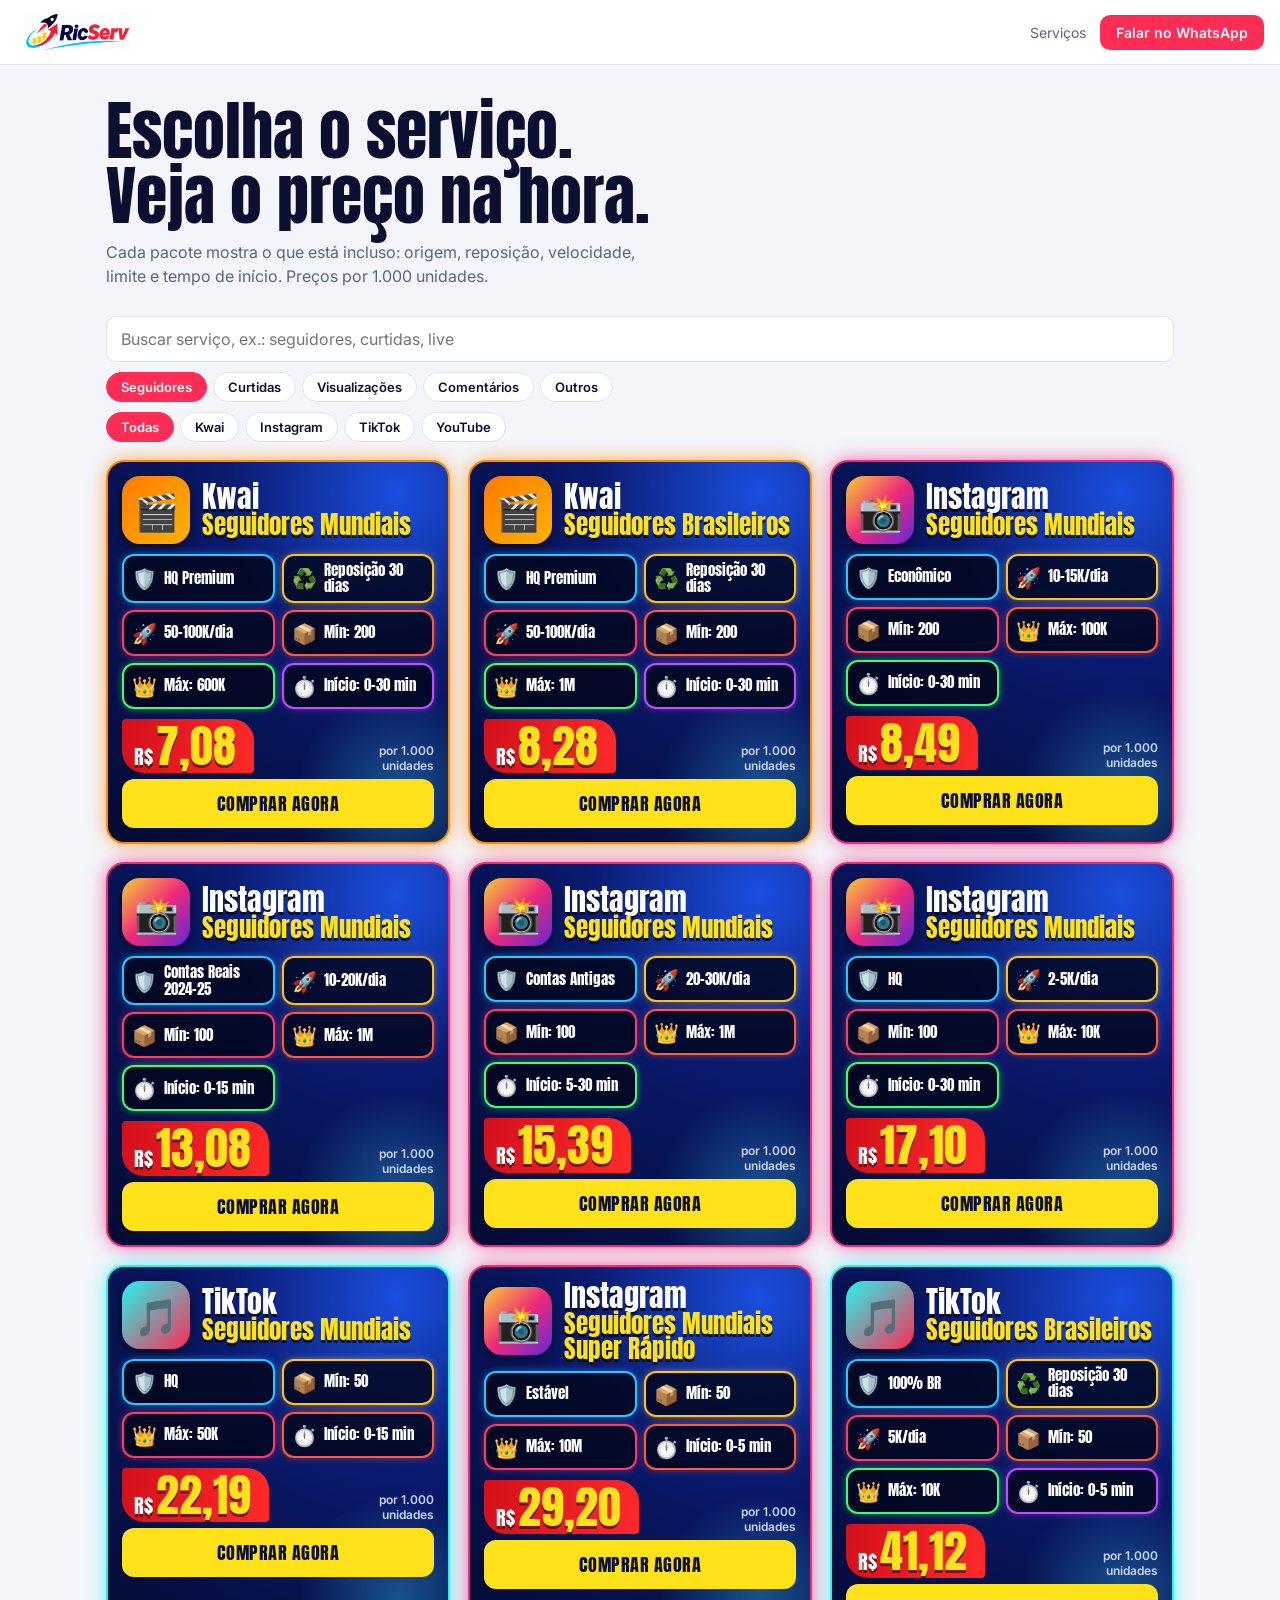
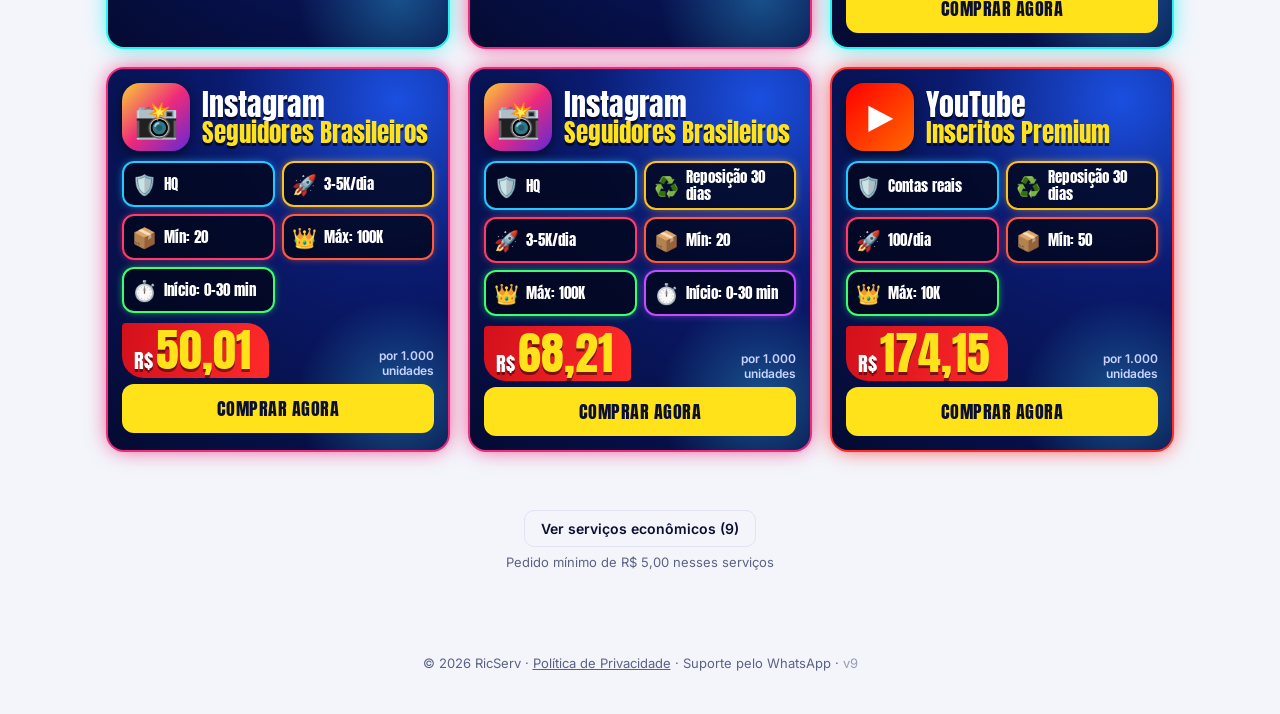
<file: index.html>
<!DOCTYPE html>
<html lang="pt-BR">
<head>
<meta charset="utf-8">
<meta name="viewport" content="width=device-width, initial-scale=1, viewport-fit=cover">
<title>RicServ – Serviços de engajamento</title>
<link rel="stylesheet" href="https://fonts.googleapis.com/css2?family=Anton&family=Inter:wght@400;600&display=swap">
<style>
:root{--bg:#f3f5fb;--fg:#0b1030;--mut:#5b6384;--card:#fff;--line:#dfe3f2;--acc:#ff2d55;box-sizing:border-box;padding-top:env(safe-area-inset-top,0px);padding-bottom:env(safe-area-inset-bottom,0px)}
@media(prefers-color-scheme:dark){:root:not([data-theme="light"]){--bg:#050826;--fg:#eef1ff;--mut:#9aa3d6;--card:#0c1240;--line:#1c2670}}
:root[data-theme="dark"]{--bg:#050826;--fg:#eef1ff;--mut:#9aa3d6;--card:#0c1240;--line:#1c2670}
html{scroll-padding-top:env(safe-area-inset-top,0px)}
*{box-sizing:border-box}
body{margin:0;background:var(--bg);color:var(--fg);font:16px/1.5 Inter,system-ui,sans-serif}
header{position:sticky;top:env(safe-area-inset-top,0px);z-index:5;background:var(--card);border-bottom:1px solid var(--line);display:flex;align-items:center;gap:12px;padding:10px 16px;flex-wrap:wrap}
.logo{font:26px Anton,Impact,sans-serif;letter-spacing:.5px}.logo{display:block;line-height:0}.logo img{display:block;height:44px;width:auto;background:#fff;border-radius:10px;padding:2px 8px}
nav{display:flex;gap:14px;margin-left:auto;font-size:14px;align-items:center;flex-wrap:wrap}
nav a{color:var(--mut);text-decoration:none}
.btn{border:0;border-radius:10px;padding:9px 16px;font:600 14px Inter,sans-serif;cursor:pointer;background:var(--acc);color:#fff}
.btn.o{background:none;border:1px solid var(--line);color:var(--fg)}
.hero{padding:34px 16px 10px;max-width:1100px;margin:auto}
.hero h1{font:clamp(34px,7vw,64px)/1.02 Anton,Impact,sans-serif;margin:0 0 10px}
.hero p{color:var(--mut);max-width:560px;margin:0}
.bar{max-width:1100px;margin:18px auto 0;padding:0 16px;display:flex;gap:8px;flex-wrap:wrap}
.bar input{flex:1 1 220px;padding:10px 14px;border-radius:10px;border:1px solid var(--line);background:var(--card);color:var(--fg);font:inherit}
.tabs{max-width:1100px;margin:10px auto 0;padding:0 16px;display:flex;gap:6px;overflow-x:auto}
.tabs button{white-space:nowrap;border:1px solid var(--line);background:var(--card);color:var(--fg);border-radius:20px;padding:6px 14px;cursor:pointer;font:600 13px Inter,sans-serif}
.tabs button.on{background:var(--acc);border-color:var(--acc);color:#fff}
#servicos{scroll-margin-top:90px}
.grid{max-width:1100px;margin:18px auto;padding:0 16px;display:grid;grid-template-columns:repeat(auto-fill,minmax(300px,1fr));gap:18px}
.bn{position:relative;border-radius:18px;padding:14px;color:#fff;background:radial-gradient(circle at 85% 8%,#1b4fe0 0,#0a1a6e 38%,#040a30 100%);border:2px solid var(--g1);box-shadow:0 0 22px -4px var(--g1);overflow:hidden;font-family:Anton,Impact,sans-serif;display:flex;flex-direction:column;gap:10px}
.bn:after{content:"";position:absolute;right:-60px;bottom:-60px;width:220px;height:220px;border-radius:50%;background:radial-gradient(circle,#3bd0ff55,transparent 65%)}
.top{display:flex;align-items:center;gap:12px}
.ico{flex:none;width:68px;height:68px;border-radius:18px;display:grid;place-items:center;font-size:36px;background:linear-gradient(135deg,var(--gr));box-shadow:0 4px 14px #0008}
.tt{font-size:30px;line-height:1;text-shadow:0 3px 0 #000a}
.tt span{display:block;font-size:25px;color:#ffe21a}
.ch{display:grid;grid-template-columns:1fr 1fr;gap:7px;z-index:1}
.c{display:flex;align-items:center;gap:7px;border:2px solid var(--k);border-radius:12px;padding:6px 8px;background:#02061acc;font-size:15px;line-height:1.1;min-height:46px;box-shadow:0 0 10px -3px var(--k)}
.c i{font-style:normal;font-size:20px}
.price{z-index:1;display:flex;align-items:flex-end;justify-content:space-between;gap:8px}
.pr{background:linear-gradient(100deg,#d3101b,#ff2a2a);padding:2px 18px 2px 12px;border-radius:4px 22px 4px 22px;font-size:46px;line-height:1.1;color:#ffe21a;text-shadow:0 3px 0 #0007}
.pr small{font-size:20px;color:#fff;margin-right:3px}
.unit{font:600 12px Inter,sans-serif;color:#c9d3ff;text-align:right}
.buy{margin:-4px 0 0;z-index:1;border:0;border-radius:12px;padding:11px;font:18px Anton,Impact,sans-serif;letter-spacing:.5px;background:#ffe21a;color:#0b1030;cursor:pointer}
dialog{border:1px solid var(--line);border-radius:16px;background:var(--card);color:var(--fg);width:min(420px,92vw);padding:20px}
dialog::backdrop{background:#000a}
dialog label{display:block;font-size:13px;color:var(--mut);margin:12px 0 4px}
dialog input{width:100%;padding:10px 12px;border-radius:10px;border:1px solid var(--line);background:var(--bg);color:var(--fg);font:inherit}
.tot{font:30px Anton,Impact,sans-serif;margin:14px 0 4px}
footer{text-align:center;color:var(--mut);font-size:13px;padding:24px 16px 40px}
.empty{grid-column:1/-1;text-align:center;color:var(--mut);padding:40px 0}
button:focus-visible,input:focus-visible,a:focus-visible{outline:3px solid #3bd0ff;outline-offset:2px}
</style>
</head>
<body>
<header>
<a href="index.html" class="logo" aria-label="RicServ"><img src="logo-ricserv.png" alt="RicServ" width="118" height="44"></a>
<nav><a href="#servicos">Serviços</a><a class="btn" href="https://wa.me/5511937413799" style="text-decoration:none;color:#fff">Falar no WhatsApp</a></nav>
</header>
<section class="hero">
<h1>Escolha o serviço.<br>Veja o preço na hora.</h1>
<p>Cada pacote mostra o que está incluso: origem, reposição, velocidade, limite e tempo de início. Preços por 1.000 unidades.</p>
</section>
<div class="bar"><input id="q" type="search" enterkeyhint="search" autocomplete="off" placeholder="Buscar serviço, ex.: seguidores, curtidas, live" aria-label="Buscar serviço"></div>
<div class="tabs" id="cats" role="tablist"></div>
<div class="tabs" id="tabs"></div>
<main class="grid" id="servicos"></main>
<dialog id="dlg">
<h3 id="dt" style="margin:0;font:24px Anton,Impact,sans-serif"></h3>
<label for="lk">Link do perfil ou da publicação</label><input id="lk" placeholder="https://">
<label for="qt">Quantidade</label><input id="qt" type="number" value="1000" step="10">
<div class="tot" id="tot"></div>
<div style="font-size:12px;color:var(--mut)" id="rg"></div>
<div style="display:flex;gap:8px;margin-top:14px"><button class="btn" id="go" style="flex:1">Fazer pedido</button><button class="btn o" id="cl">Fechar</button></div>
<p id="ok" style="color:#17a34a;font-size:13px;margin:10px 0 0"></p>
</dialog>
<footer>© 2026 RicServ · <a href="privacidade.html" style="color:inherit">Política de Privacidade</a> · Suporte pelo WhatsApp · <span style="opacity:.6">v9</span></footer>
<script>
const P={g:["Google","🔎","#4285f4,#34a853","#4285f4"],ig:["Instagram","📸","#f9ce34,#ee2a7b,#6228d7","#ee2a7b"],tt:["TikTok","🎵","#25f4ee,#fe2c55","#25f4ee"],yt:["YouTube","▶️","#ff0000,#ff6a00","#ff2a2a"],kw:["Kwai","🎬","#ff7a00,#ffb300","#ff8a00"],fb:["Facebook","👍","#1877f2,#00c6ff","#2d8cff"],tg:["Telegram","✈️","#2aabee,#229ed9","#2aabee"],wa:["WhatsApp","💬","#25d366,#128c7e","#25d366"],tw:["Twitch","🎮","#9146ff,#6a1bff","#a970ff"],ki:["Kick","🟢","#53fc18,#0b8f2b","#53fc18"],sp:["Spotify","🎧","#1db954,#0a7a35","#1ed760"],x:["X","✖️","#888,#ddd","#cfd4ff"],sh:["Shopee","🛍️","#ee4d2d,#ff9a3c","#ff6a3c"]};
// plataforma, produto, origem, qualidade, reposição, velocidade, máximo, início, preço por 1.000
const RP={SR:"Sem Reposição",R30:"Reposição 30 dias",R365:"Reposição 365 dias",V:"Reposição vitalícia",D15:"Duração 15 min"};
const D=[];
`ig|Visualizações Reels|Estável|SR|300-500K/dia|100|217M|0-15 min|0.0046
ig|Visualizações Reel Rápido|HQ|SR|200-500K/dia|100|2B|0-30 min|0.009
x|Visualizações de Vídeo|Envio rápido|SR|50-100K/hora|100|100M|1 min|0.022
tt|Salvamentos|Estável|SR|300K/dia|100|2B|0-5 min|0.036
ig|Visualizações Emergencial|HQ|SR|100-200K/dia|100|2B|0-30 min|0.04
wa|Reações em Canal|Mix de emojis|SR|1-20K/dia|10|20K|0-10 min|0.139
fb|Visualizações Vídeo e Reels|HQ|R30|8-20K/dia|500|100M||0.23
tt|Curtidas em Live|Instantâneo|SR|500K/dia|50|2B|Instantâneo|0.24
tg|Visualizações Últimos 5 Posts||SR||10|10M||0.26
ig|Visualizações + Alcance|Estável|SR|300-500K/dia|10|5M|0-15 min|0.29
ig|Visitas ao Perfil||SR|5M/dia|10|1M|0-10 min|0.308
tt|Visualizações|HQ|R30|100M/dia|100|2B|Imediato|0.32
ig|Visualizações do Story||SR|20-40K/dia|100|20K|0-10 min|0.49
ig|Curtidas Perfis com Foto|Estável|SR|500K/dia|10|1M|0-10 min|0.53
ig|Curtidas Mundiais|Contas Antigas|SR|50K/dia|10|5M|Imediato|0.566
fb|Reações Mundiais|7 emojis|SR|100K/dia|10|10M|Imediato|0.61
ig|Curtidas Mundiais|Estável|R365|40-50K/dia|20|100K|0-15 min|0.74
yt|Live Espectadores (15 min)|Instantâneo|D15|Instantâneo|10|600K|5-10 min|0.74
ig|Salvamentos|Entrega 100%|SR||10|1M|0-30 min|0.745
fb|Seguidores Perfil|Estável|SR|300K/dia|10|1M|Imediato|0.75
ig|Curtidas Mundiais HQ|Estável|R30|50-100K/dia|100|1M|5-15 min|0.76
ig|Compartilhamentos|Melhor custo|SR||10|100M|0-1 h|0.79
ig|Curtidas Mundiais HQ|Estável|SR|50-100K/dia|10|5M|0-30 min|0.943
tw|Seguidores|Envio rápido|SR||20|5K||1.179
tw|Seguidores|Estável|R30||20|5K|0-30 min|1.223
wa|Membros em Canal|HQ|SR|20K/dia|10|20K|0-10 min|1.39
ig|Compartilhamentos Reels/Post|Rápido|SR|15-20K/dia|100|5M|10-30 min|1.47
fb|Compartilhamentos|Post, foto, vídeo|V|100K/dia|100|217M|Imediato|1.49
yt|Visualizações Econômico|Início rápido|SR|50-100K/dia|100|1M|Rápido|1.69
fb|Membros p/ Grupo|Estável|SR|100K/dia|10|100K|Imediato|1.76
ki|Seguidores Mundiais|HQ|SR|10K/dia|1|100K|Instantâneo|1.90
ig|Repostagens|Rápido|SR|100-200K/dia|1|10M|0-5 min|2.00
tt|Live Espectadores (15 min)|Novo|D15|Gradual|100|50K|0-5 min|2.21
ki|Seguidores Mundiais|HQ|R30|10K/dia|1|100K|Instantâneo|2.43
kw|Visualizações Brasileiras|HQ|SR||100|100M|6-24 h|2.52
tg|Membros|Estável|R30||100|10K|0-6 h|2.659
ig|Comentários Mundiais|Contas Reais|SR|50-100K/dia|10|1M|0-10 min|2.80
fb|Seguidores Página e Perfil|HQ|SR|50K/dia|10|5M|Imediato|3.237
yt|Live 100% Concorrente (15 min)|Início instantâneo|D15|Instantâneo|100|1M|Imediato|3.27
tt|Curtidas Mundiais|Boa qualidade|R30||10|1M|0-30 min|3.353
sp|Plays Mundiais|Garantia vitalícia|V|500-3,5K/dia|500|2B|Instantâneo|3.37
fb|Live Espectadores (15 min)|Início instantâneo|D15|Instantâneo|20|50K|Imediato|3.53
tt|Repost|HQ|SR|5K/dia|50|1M|0-5 min|4.14
yt|Visualizações ADS|Anúncios nativos|V||100|1B||4.71
kw|Seguidores Mundiais|HQ Premium|R30|50-100K/dia|1|600K|0-30 min|4.722
kw|Seguidores Brasileiros|HQ Premium|R30|50-100K/dia|1|1M|0-30 min|5.52
ig|Seguidores Mundiais|Econômico|SR|10-15K/dia|50|100K|0-30 min|5.66
ig|Curtidas Brasileiras|Estável|SR|5-10K/dia|20|7K|0-15 min|5.93
kw|Live Espectadores (15 min)|R30|D15|Rápido|50|10K|0-15 min|8.242
tt|Curtidas Brasileiras|100% BR|SR|200-300/dia|10|10M|0-60 min|8.36
ig|Seguidores Mundiais|Contas Reais 2024-25|SR|10-20K/dia|10|1M|0-15 min|8.72
ig|Curtidas Orgânicas BR|Contas Reais|R30||10|6K|0-10 min|9.721
sh|Live Espectadores (15 min)|Estável|D15|Instantâneo|10|100K|0-5 min|10.06
ig|Seguidores Mundiais|Contas Antigas|SR|20-30K/dia|10|1M|5-30 min|10.26
ig|Seguidores Mundiais|HQ|SR|2-5K/dia|10|10K|0-30 min|11.40
tt|Seguidores Mundiais|HQ|SR||10|50K|0-15 min|14.79
ig|Seguidores Mundiais Super Rápido|Estável|SR||10|10M|0-5 min|19.467
tt|Seguidores Brasileiros|100% BR|R30|5K/dia|10|10K|0-5 min|27.41
ig|Seguidores Brasileiros|HQ|SR|3-5K/dia|10|100K|0-30 min|33.34
ig|Seguidores Brasileiros|HQ|R30|3-5K/dia|10|100K|0-30 min|45.47
ig|Comentários Brasileiros|Personalizados|SR||1|50K|0-1 h|110.50
yt|Inscritos Premium|Contas reais|R30|100/dia|50|10K||116.10`.split("\n").forEach(l=>{const f=l.split("|");D.push([f[0],f[1],f[2]||"",RP[f[3]]||f[3]||"",f[4]||"",f[5]||"",f[6]||"",f[7]||"",+f[8]])});
D.sort((a,b)=>a[8]-b[8]); // do menor para o maior preço
const K=["#27c7ff","#ffc21a","#ff3b6b","#ff5a3c","#3dff6e","#c44bff"];
const MULT=1.5; // multiplicador de preço: altere aqui (2 = dobro do valor base)
const WA="5511937413799"; // seu WhatsApp com DDI+DDD, ex.: "5511999999999"
const MIN=1; // preço mínimo por 1.000 (R$)
D.forEach(d=>d[8]=Math.max(MIN,Math.round(d[8]*MULT*100)/100));
const brl=n=>n.toLocaleString("pt-BR",{minimumFractionDigits:2,maximumFractionDigits:2});
function card(d,i){
 const p=P[d[0]],no=d[3].startsWith("Sem");
 const ch=[["🛡️",d[2]],[d[3].startsWith("Dur")?"⏳":"♻️",no?"":d[3]],["🚀",d[4]],["📦","Mín: "+minQ(d)],["👑",d[6]&&"Máx: "+d[6]],["⏱️",d[7]&&"Início: "+d[7]]].filter(c=>c[1]);
 return `<article class="bn" style="--g1:${p[3]};--gr:${p[2]}"><div class="top"><div class="ico">${p[1]}</div><div class="tt">${p[0]}<span>${d[1]}</span></div></div>
 <div class="ch">${ch.map((c,j)=>`<div class="c" style="--k:${K[j%6]}"><i>${c[0]}</i>${c[1]}</div>`).join("")}</div>
 <div class="price"><div class="pr"><small>R$</small>${brl(d[8])}</div><div class="unit">por 1.000<br>unidades</div></div>
 <button class="buy" data-i="${i}">COMPRAR AGORA</button></article>`;
}
let f="all",ct="Seguidores",sc=false;
const FEAT=5; // serviços acima de R$ 5 por mil ficam em destaque; abaixo disso o pedido mínimo é R$ 5,00
const tg=d=>d[8]<FEAT?5:1;
const CT=["Seguidores","Curtidas","Visualizações","Comentários","Outros"];
const cat=d=>/seguidor|membro|inscrito/i.test(d[1])?CT[0]:/curtida|reaç/i.test(d[1])?CT[1]:/coment/i.test(d[1])?CT[3]:/visualiza|live|plays|espectad/i.test(d[1])?CT[2]:CT[4];
const cats=document.getElementById("cats"),tabs=document.getElementById("tabs");
function ui(){
 cats.innerHTML=CT.map(c=>`<button class="${c==ct?"on":""}" data-c="${c}">${c}</button>`).join("");
 const ps=[...new Set(D.filter(d=>cat(d)==ct&&(sc||d[8]>=FEAT)).map(d=>d[0]))];
 tabs.innerHTML=`<button class="${f=="all"?"on":""}" data-f="all">Todas</button>`+ps.map(k=>`<button class="${f==k?"on":""}" data-f="${k}">${P[k][0]}</button>`).join("");
}
const nz=t=>t.normalize("NFD").replace(/[\u0300-\u036f]/g,"").toLowerCase();
function render(){
 const q=document.getElementById("q").value.trim(),T=nz(q).split(/\s+/).filter(Boolean);
 cats.style.display=tabs.style.display=T.length?"none":"";
 const hay=d=>nz(P[d[0]][0]+" "+d.slice(1,8).join(" ")+" "+cat(d));
 const l=D.map((d,i)=>[d,i]).filter(([d])=>T.length?T.every(t=>hay(d).includes(t)):cat(d)==ct&&(f=="all"||d[0]==f));
 let h="";
 if(T.length){
  h=`<div class="empty" style="grid-column:1/-1;padding:0;text-align:left">${l.length} resultado${l.length==1?"":"s"} para “${q.replace(/[<>&]/g,"")}” · <button class="btn o" id="limpar" style="padding:4px 12px">Limpar busca</button></div>`+l.map(([d,i])=>card(d,i)).join("");
  if(!l.length)h=h.replace(/<\/div>$/,'</div><div class="empty" style="grid-column:1/-1">Nenhum serviço encontrado. Tente outro termo, como seguidores, curtidas ou o nome da rede.</div>');
 }else{
  const hi=l.filter(([d])=>d[8]>=FEAT),lo=l.filter(([d])=>d[8]<FEAT);
  h=hi.map(([d,i])=>card(d,i)).join("");
  if(lo.length){
   h+=`<div class="empty" style="grid-column:1/-1"><button class="btn o" id="baratos">${sc?"Ocultar":"Ver"} serviços econômicos (${lo.length})</button><div style="font-size:13px;margin-top:6px">Pedido mínimo de R$ 5,00 nesses serviços</div></div>`;
   if(sc)h+=lo.map(([d,i])=>card(d,i)).join("");
  }
 }
 document.getElementById("servicos").innerHTML=h||'<div class="empty">Nenhum serviço encontrado.</div>';
}
cats.onclick=e=>{const b=e.target.closest("button");if(!b)return;ct=b.dataset.c;f="all";sc=false;ui();render()};
tabs.onclick=e=>{const b=e.target.closest("button");if(!b)return;f=b.dataset.f;ui();render()};
const qi=document.getElementById("q");
qi.oninput=qi.onsearch=qi.onkeyup=render;
qi.onkeydown=e=>{if(e.key=="Enter"){e.preventDefault();qi.blur();document.getElementById("servicos").scrollIntoView({behavior:"smooth"})}};
ui();
const dlg=document.getElementById("dlg"),qt=document.getElementById("qt");let cur=null;
const num=v=>{const m=/^(\d+(?:[.,]\d+)?)([KMB]?)/i.exec(v||"");return m?parseFloat(m[1].replace(",","."))*({K:1e3,M:1e6,B:1e9}[m[2].toUpperCase()]||1):0};
let mq=1;
function minQ(d){ // menor quantidade (1, 2, 5, 10, 20, 50...) que chega ao pedido mínimo (R$ 5,00 nos baratos, R$ 1,00 nos demais), respeitando o mínimo do serviço
 const need=Math.ceil(1000*tg(d)/d[8]);
 for(let q=1;;q*=10)for(const k of [1,2,5])if(q*k>=need)return Math.max(q*k,num(d[5])||1);
}
function tot(){const q=+qt.value||0;document.getElementById("tot").textContent="Total: R$ "+brl(Math.max(tg(cur),cur[8]*q/1000))}
function fix(){if((+qt.value||0)<mq)qt.value=mq;tot()}
document.getElementById("servicos").onclick=e=>{if(e.target.id=="limpar"){qi.value="";render();return}if(e.target.id=="baratos"){sc=!sc;ui();render();return}const b=e.target.closest(".buy");if(!b)return;cur=D[b.dataset.i];
 mq=minQ(cur);qt.min=mq;qt.value=Math.max(mq,Math.min(1000,num(cur[6])||1000));
 document.getElementById("dt").textContent=P[cur[0]][0]+" · "+cur[1];
 document.getElementById("rg").textContent=[cur[3].startsWith("Sem")?"":cur[3],cur[4],"mínimo "+mq,cur[6]&&"máximo "+cur[6],cur[8]<FEAT&&"pedido mínimo R$ 5,00"].filter(x=>x).join(" · ");
 document.getElementById("ok").textContent="";tot();dlg.showModal()};
qt.oninput=tot;qt.onchange=fix;
document.getElementById("cl").onclick=()=>dlg.close();
document.getElementById("go").onclick=()=>{fix();const m=`Olá! Quero ${P[cur[0]][0]} ${cur[1]} (${cur[2]}), qtd ${qt.value}, link: ${document.getElementById("lk").value}. Total R$ ${brl(cur[8]*(+qt.value||0)/1000)}`;
 if(WA){location.href="https://wa.me/"+WA+"?text="+encodeURIComponent(m)}else{document.getElementById("ok").textContent="Defina o número em WA no código para receber pedidos."}};
render();
</script>
</body>
</html>
</file>
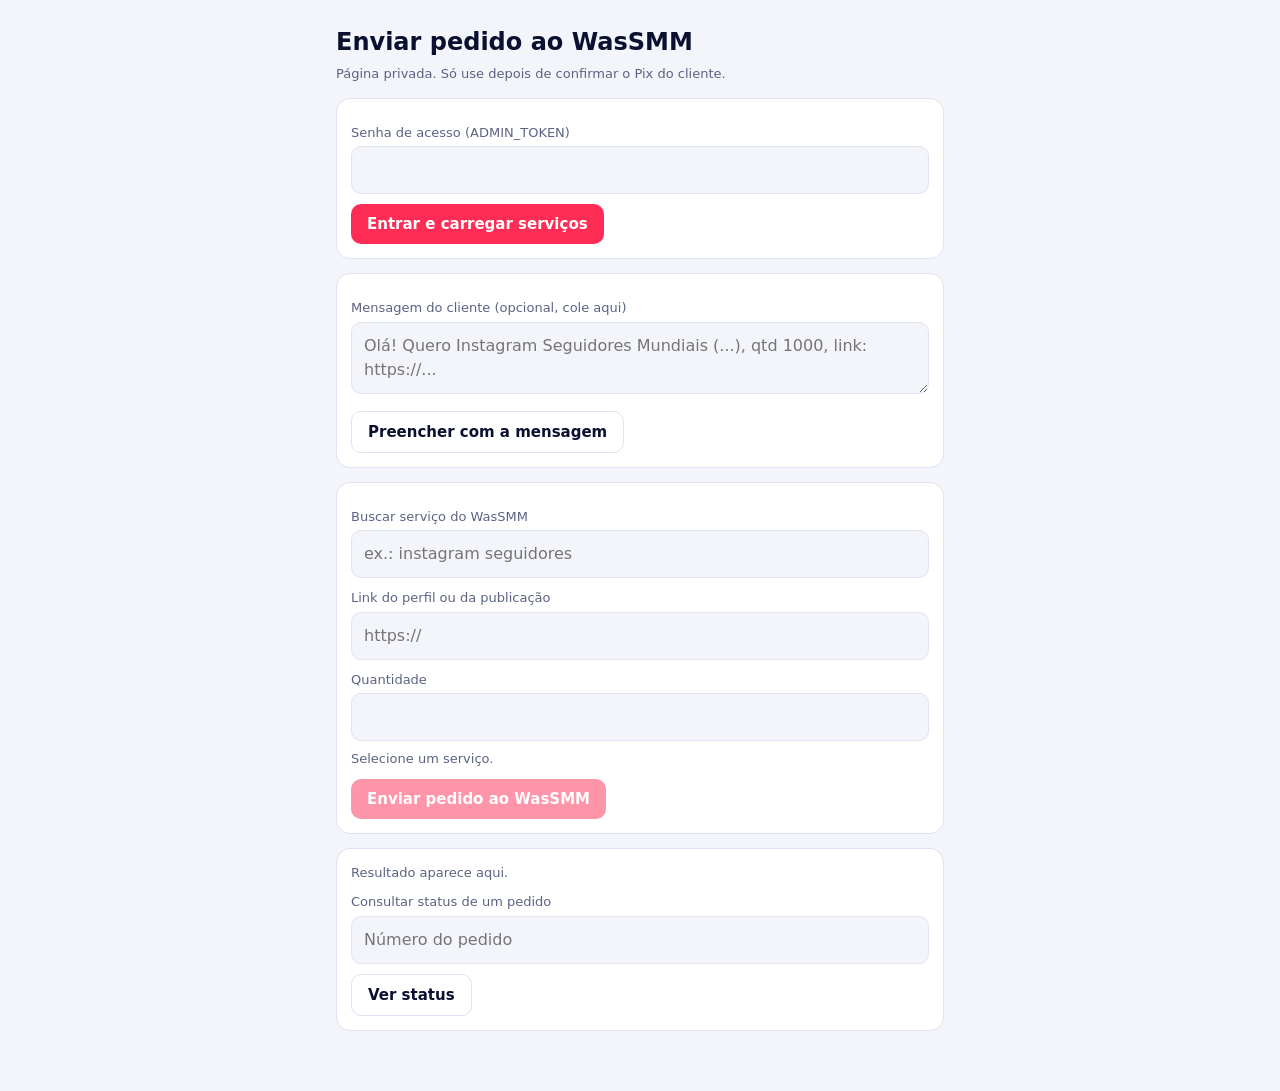
<file: enviar-pedido.html>
<!DOCTYPE html>
<html lang="pt-BR">
<head>
<meta charset="utf-8">
<meta name="viewport" content="width=device-width, initial-scale=1, viewport-fit=cover">
<meta name="robots" content="noindex,nofollow">
<title>Enviar pedido – RicServ</title>
<style>
:root{--bg:#f3f5fb;--fg:#0b1030;--mut:#5b6384;--card:#fff;--line:#dfe3f2;--acc:#ff2d55;--ok:#17a34a;box-sizing:border-box;padding-top:env(safe-area-inset-top,0px);padding-bottom:env(safe-area-inset-bottom,0px)}
@media(prefers-color-scheme:dark){:root:not([data-theme="light"]){--bg:#050826;--fg:#eef1ff;--mut:#9aa3d6;--card:#0c1240;--line:#1c2670}}
:root[data-theme="dark"]{--bg:#050826;--fg:#eef1ff;--mut:#9aa3d6;--card:#0c1240;--line:#1c2670}
*{box-sizing:border-box}
body{margin:0;background:var(--bg);color:var(--fg);font:16px/1.5 system-ui,-apple-system,Segoe UI,Roboto,sans-serif}
main{max-width:640px;margin:0 auto;padding:16px 16px 60px}
h1{font-size:24px;margin:8px 0 4px}
.box{background:var(--card);border:1px solid var(--line);border-radius:14px;padding:14px;margin-top:14px}
label{display:block;font-size:13px;color:var(--mut);margin:10px 0 4px}
input,textarea{width:100%;padding:11px 12px;border-radius:10px;border:1px solid var(--line);background:var(--bg);color:var(--fg);font:inherit}
textarea{min-height:70px}
button{border:0;border-radius:10px;padding:11px 16px;font:600 15px system-ui,sans-serif;cursor:pointer;background:var(--acc);color:#fff}
button.o{background:none;border:1px solid var(--line);color:var(--fg)}
button:disabled{opacity:.5}
.row{display:flex;gap:8px;flex-wrap:wrap;margin-top:10px}
.mut{color:var(--mut);font-size:13px}
.svc{padding:10px;border:1px solid var(--line);border-radius:10px;margin-top:8px;cursor:pointer;background:var(--bg)}
.svc.on{border-color:var(--acc);box-shadow:0 0 0 2px var(--acc) inset}
.svc b{display:block}
#res{white-space:pre-wrap;word-break:break-word}
.ok{color:var(--ok)}.err{color:var(--acc)}
:focus-visible{outline:3px solid #3bd0ff;outline-offset:2px}
</style>
</head>
<body>
<main>
<h1>Enviar pedido ao WasSMM</h1>
<div class="mut">Página privada. Só use depois de confirmar o Pix do cliente.</div>

<div class="box">
<label for="tk">Senha de acesso (ADMIN_TOKEN)</label>
<input id="tk" type="password" autocomplete="off">
<div class="row"><button id="load">Entrar e carregar serviços</button><span class="mut" id="saldo"></span></div>
</div>

<div class="box">
<label for="msg">Mensagem do cliente (opcional, cole aqui)</label>
<textarea id="msg" placeholder="Olá! Quero Instagram Seguidores Mundiais (...), qtd 1000, link: https://..."></textarea>
<div class="row"><button class="o" id="fill">Preencher com a mensagem</button></div>
</div>

<div class="box">
<label for="q">Buscar serviço do WasSMM</label>
<input id="q" type="search" placeholder="ex.: instagram seguidores" autocomplete="off">
<div id="list"></div>
<label for="link">Link do perfil ou da publicação</label>
<input id="link" type="url" placeholder="https://">
<label for="qty">Quantidade</label>
<input id="qty" type="number" inputmode="numeric" min="1">
<div class="mut" id="info" style="margin-top:8px">Selecione um serviço.</div>
<div class="row"><button id="send" disabled>Enviar pedido ao WasSMM</button></div>
</div>

<div class="box">
<div id="res" class="mut">Resultado aparece aqui.</div>
<label for="oid">Consultar status de um pedido</label>
<input id="oid" type="number" inputmode="numeric" placeholder="Número do pedido">
<div class="row"><button class="o" id="stat">Ver status</button></div>
</div>
</main>
<script>
const $=id=>document.getElementById(id);
let S=[],sel=null,busy=false;
const nz=t=>String(t).normalize("NFD").replace(/[\u0300-\u036f]/g,"").toLowerCase();
const brl=n=>n.toLocaleString("pt-BR",{minimumFractionDigits:2,maximumFractionDigits:2});
const say=(t,c)=>{const r=$("res");r.textContent=t;r.className=c||"mut"};
async function api(body){
  const r=await fetch("/api/wassmm",{method:"POST",headers:{"content-type":"application/json",authorization:"Bearer "+$("tk").value.trim()},body:JSON.stringify(body)});
  const j=await r.json().catch(()=>({error:"Resposta inválida"}));
  if(!r.ok&&!j.error)j.error="Erro "+r.status;
  return j;
}
try{$("tk").value=sessionStorage.getItem("tk")||""}catch(e){}
$("load").onclick=async()=>{
  try{sessionStorage.setItem("tk",$("tk").value.trim())}catch(e){}
  say("Carregando…");
  const [b,s]=await Promise.all([api({action:"balance"}),api({action:"services"})]);
  if(s.error||!Array.isArray(s)){say("Erro: "+(s.error||"não foi possível listar os serviços"),"err");return}
  S=s;$("saldo").textContent=b&&b.balance?"Saldo: "+b.balance+" "+(b.currency||""):"";
  say(S.length+" serviços carregados.","ok");draw();
};
function draw(){
  const T=nz($("q").value).split(/\s+/).filter(Boolean);
  const l=S.filter(s=>T.every(t=>nz(s.name+" "+s.category).includes(t))).slice(0,30);
  const box=$("list");box.textContent="";
  if(!S.length){box.textContent="Carregue os serviços primeiro.";box.className="mut";return}
  box.className="";
  l.forEach(s=>{
    const d=document.createElement("div");d.className="svc"+(sel&&sel.service==s.service?" on":"");
    const b=document.createElement("b");b.textContent="#"+s.service+" · "+s.name;
    const m=document.createElement("span");m.className="mut";
    m.textContent=s.category+" · R$ "+brl(+s.rate)+" por mil · mín "+s.min+" · máx "+s.max;
    d.append(b,m);d.onclick=()=>{sel=s;if(!$("qty").value)$("qty").value=s.min;draw();upd()};box.append(d);
  });
  if(!l.length)box.textContent="Nenhum serviço com esse termo.";
}
function upd(){
  const q=+$("qty").value||0,ok=sel&&q>=+sel.min&&q<=+sel.max&&/^https:\/\//.test($("link").value.trim());
  $("send").disabled=!ok||busy;
  $("info").textContent=sel?("Custo estimado: R$ "+brl(+sel.rate*q/1000)+(q&&(q<+sel.min||q>+sel.max)?" · quantidade fora do limite ("+sel.min+" a "+sel.max+")":"")):"Selecione um serviço.";
}
["q"].forEach(i=>$(i).oninput=draw);
["link","qty"].forEach(i=>$(i).oninput=upd);
$("fill").onclick=()=>{
  const m=$("msg").value,q=m.match(/qtd\s*(\d+)/i),l=m.match(/link:\s*(https?:\/\/\S+?)[.\s]*(?:Total|$)/i)||m.match(/https?:\/\/\S+/),n=m.match(/Quero\s+(.+?)(?:\s*\(|,)/i);
  if(q)$("qty").value=q[1];if(l)$("link").value=(l[1]||l[0]).replace(/[.,]$/,"");if(n)$("q").value=n[1];
  draw();upd();
};
$("send").onclick=async()=>{
  if(busy||!sel)return;
  const q=+$("qty").value,link=$("link").value.trim(),c=+sel.rate*q/1000;
  if(!confirm("Enviar "+q+" de “"+sel.name+"” para\n"+link+"\nCusto ≈ R$ "+brl(c)+" ?"))return;
  busy=true;$("send").disabled=true;say("Enviando…");
  const r=await api({action:"add",service:sel.service,link,quantity:q});
  busy=false;
  if(r.order){say("Pedido criado ✅\nNúmero do pedido: "+r.order+"\nGuarde esse número para consultar o status.","ok");$("oid").value=r.order;$("link").value="";$("qty").value="";upd()}
  else{say("Não foi enviado: "+(r.error||JSON.stringify(r)),"err");upd()}
};
$("stat").onclick=async()=>{
  const o=$("oid").value.trim();if(!o)return;say("Consultando…");
  const r=await api({action:"status",order:o});
  say(r.error?"Erro: "+r.error:"Pedido "+o+"\nStatus: "+r.status+"\nIniciou em: "+r.start_count+"\nFaltam: "+r.remain+"\nCusto: "+r.charge+" "+(r.currency||""),r.error?"err":"ok");
};
</script>
</body>
</html>
</file>
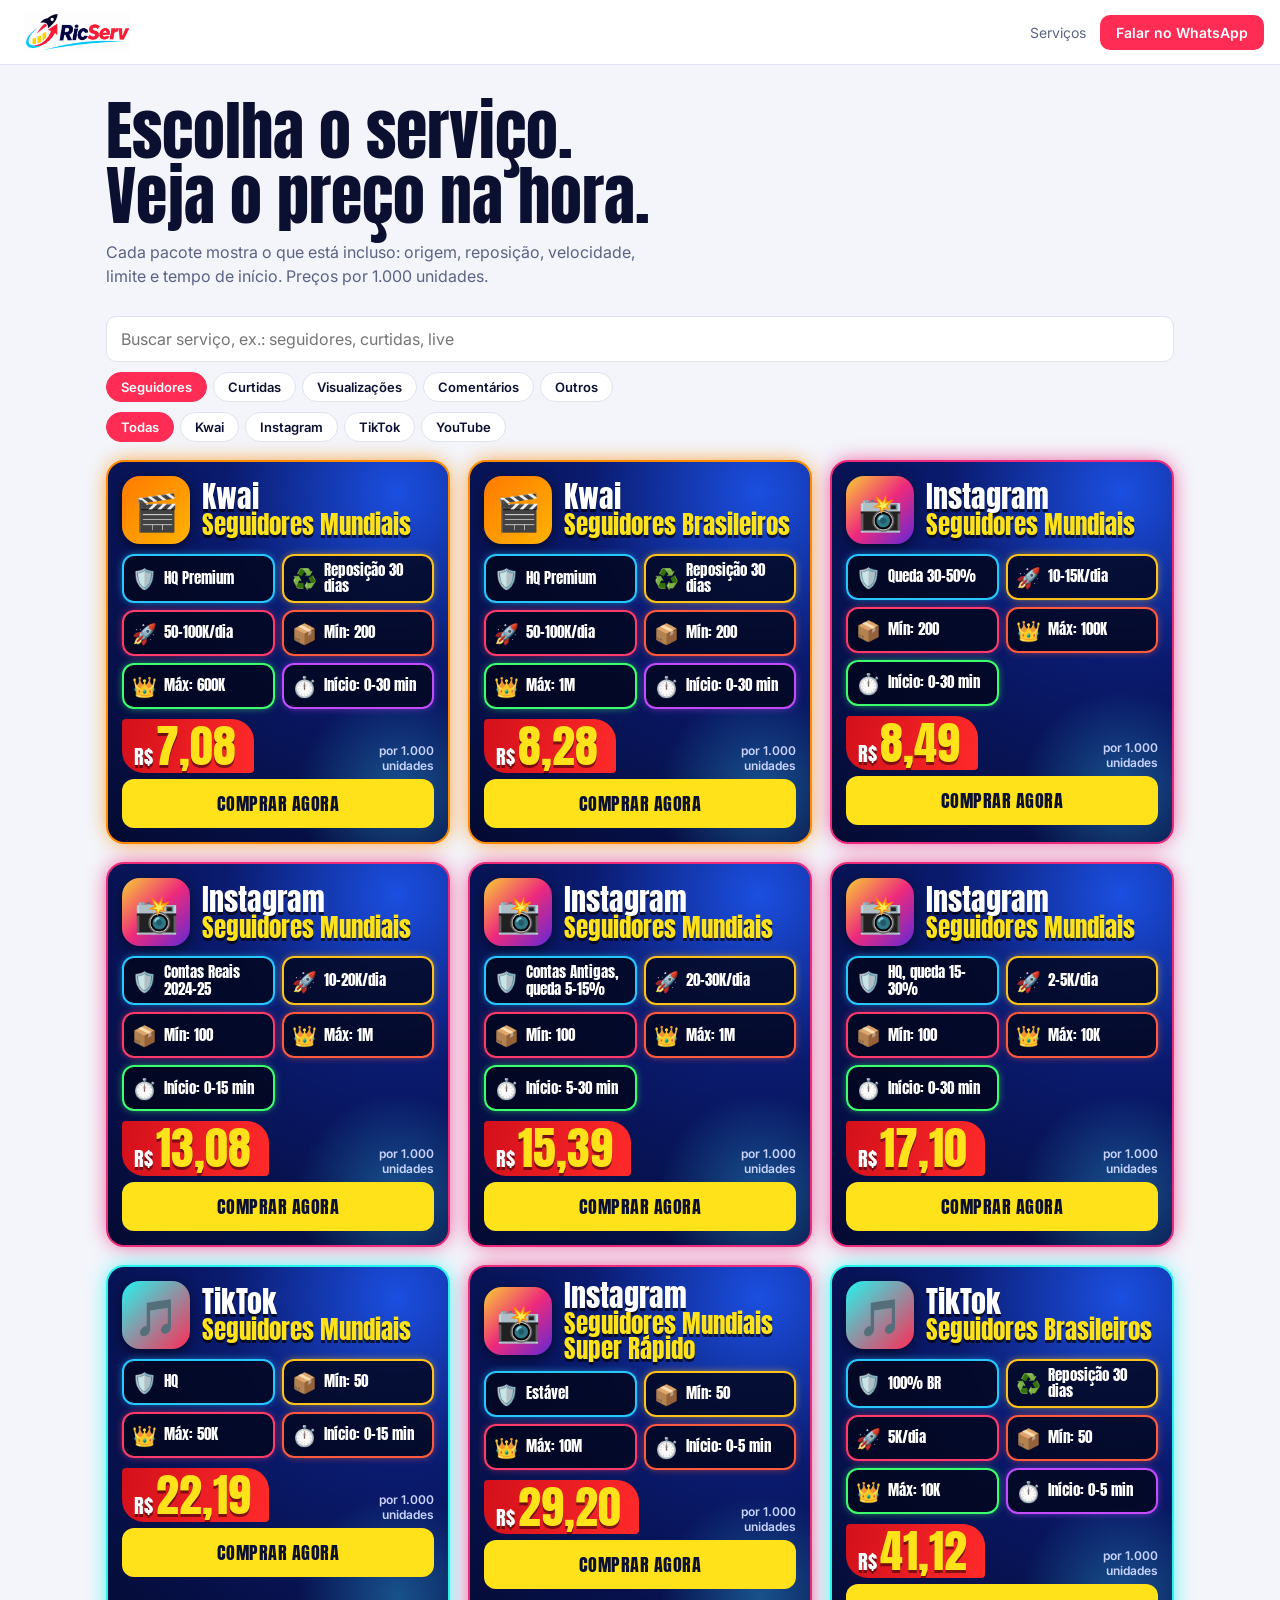
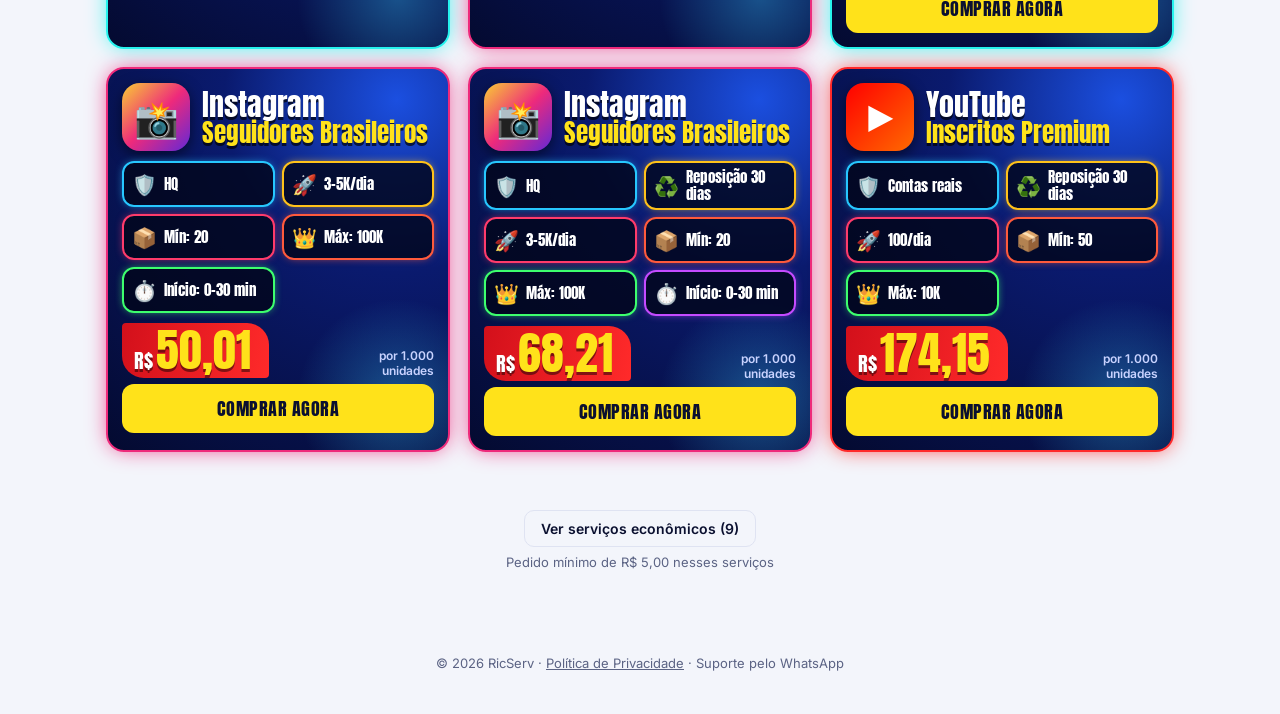
<file: index-22.html>
<!DOCTYPE html>
<html lang="pt-BR">
<head>
<meta charset="utf-8">
<meta name="viewport" content="width=device-width, initial-scale=1, viewport-fit=cover">
<title>RicServ – Serviços de engajamento</title>
<link rel="stylesheet" href="https://fonts.googleapis.com/css2?family=Anton&family=Inter:wght@400;600&display=swap">
<style>
:root{--bg:#f3f5fb;--fg:#0b1030;--mut:#5b6384;--card:#fff;--line:#dfe3f2;--acc:#ff2d55;box-sizing:border-box;padding-top:env(safe-area-inset-top,0px);padding-bottom:env(safe-area-inset-bottom,0px)}
@media(prefers-color-scheme:dark){:root:not([data-theme="light"]){--bg:#050826;--fg:#eef1ff;--mut:#9aa3d6;--card:#0c1240;--line:#1c2670}}
:root[data-theme="dark"]{--bg:#050826;--fg:#eef1ff;--mut:#9aa3d6;--card:#0c1240;--line:#1c2670}
html{scroll-padding-top:env(safe-area-inset-top,0px)}
*{box-sizing:border-box}
body{margin:0;background:var(--bg);color:var(--fg);font:16px/1.5 Inter,system-ui,sans-serif}
header{position:sticky;top:env(safe-area-inset-top,0px);z-index:5;background:var(--card);border-bottom:1px solid var(--line);display:flex;align-items:center;gap:12px;padding:10px 16px;flex-wrap:wrap}
.logo{font:26px Anton,Impact,sans-serif;letter-spacing:.5px}.logo{display:block;line-height:0}.logo img{display:block;height:44px;width:auto;background:#fff;border-radius:10px;padding:2px 8px}
nav{display:flex;gap:14px;margin-left:auto;font-size:14px;align-items:center;flex-wrap:wrap}
nav a{color:var(--mut);text-decoration:none}
.btn{border:0;border-radius:10px;padding:9px 16px;font:600 14px Inter,sans-serif;cursor:pointer;background:var(--acc);color:#fff}
.btn.o{background:none;border:1px solid var(--line);color:var(--fg)}
.hero{padding:34px 16px 10px;max-width:1100px;margin:auto}
.hero h1{font:clamp(34px,7vw,64px)/1.02 Anton,Impact,sans-serif;margin:0 0 10px}
.hero p{color:var(--mut);max-width:560px;margin:0}
.bar{max-width:1100px;margin:18px auto 0;padding:0 16px;display:flex;gap:8px;flex-wrap:wrap}
.bar input{flex:1 1 220px;padding:10px 14px;border-radius:10px;border:1px solid var(--line);background:var(--card);color:var(--fg);font:inherit}
.tabs{max-width:1100px;margin:10px auto 0;padding:0 16px;display:flex;gap:6px;overflow-x:auto}
.tabs button{white-space:nowrap;border:1px solid var(--line);background:var(--card);color:var(--fg);border-radius:20px;padding:6px 14px;cursor:pointer;font:600 13px Inter,sans-serif}
.tabs button.on{background:var(--acc);border-color:var(--acc);color:#fff}
#servicos{scroll-margin-top:90px}
.grid{max-width:1100px;margin:18px auto;padding:0 16px;display:grid;grid-template-columns:repeat(auto-fill,minmax(300px,1fr));gap:18px}
.bn{position:relative;border-radius:18px;padding:14px;color:#fff;background:radial-gradient(circle at 85% 8%,#1b4fe0 0,#0a1a6e 38%,#040a30 100%);border:2px solid var(--g1);box-shadow:0 0 22px -4px var(--g1);overflow:hidden;font-family:Anton,Impact,sans-serif;display:flex;flex-direction:column;gap:10px}
.bn:after{content:"";position:absolute;right:-60px;bottom:-60px;width:220px;height:220px;border-radius:50%;background:radial-gradient(circle,#3bd0ff55,transparent 65%)}
.top{display:flex;align-items:center;gap:12px}
.ico{flex:none;width:68px;height:68px;border-radius:18px;display:grid;place-items:center;font-size:36px;background:linear-gradient(135deg,var(--gr));box-shadow:0 4px 14px #0008}
.tt{font-size:30px;line-height:1;text-shadow:0 3px 0 #000a}
.tt span{display:block;font-size:25px;color:#ffe21a}
.ch{display:grid;grid-template-columns:1fr 1fr;gap:7px;z-index:1}
.c{display:flex;align-items:center;gap:7px;border:2px solid var(--k);border-radius:12px;padding:6px 8px;background:#02061acc;font-size:15px;line-height:1.1;min-height:46px;box-shadow:0 0 10px -3px var(--k)}
.c i{font-style:normal;font-size:20px}
.price{z-index:1;display:flex;align-items:flex-end;justify-content:space-between;gap:8px}
.pr{background:linear-gradient(100deg,#d3101b,#ff2a2a);padding:2px 18px 2px 12px;border-radius:4px 22px 4px 22px;font-size:46px;line-height:1.1;color:#ffe21a;text-shadow:0 3px 0 #0007}
.pr small{font-size:20px;color:#fff;margin-right:3px}
.unit{font:600 12px Inter,sans-serif;color:#c9d3ff;text-align:right}
.buy{margin:-4px 0 0;z-index:1;border:0;border-radius:12px;padding:11px;font:18px Anton,Impact,sans-serif;letter-spacing:.5px;background:#ffe21a;color:#0b1030;cursor:pointer}
dialog{border:1px solid var(--line);border-radius:16px;background:var(--card);color:var(--fg);width:min(420px,92vw);padding:20px}
dialog::backdrop{background:#000a}
dialog label{display:block;font-size:13px;color:var(--mut);margin:12px 0 4px}
dialog input{width:100%;padding:10px 12px;border-radius:10px;border:1px solid var(--line);background:var(--bg);color:var(--fg);font:inherit}
.tot{font:30px Anton,Impact,sans-serif;margin:14px 0 4px}
footer{text-align:center;color:var(--mut);font-size:13px;padding:24px 16px 40px}
.empty{grid-column:1/-1;text-align:center;color:var(--mut);padding:40px 0}
button:focus-visible,input:focus-visible,a:focus-visible{outline:3px solid #3bd0ff;outline-offset:2px}
</style>
</head>
<body>
<header>
<a href="index.html" class="logo" aria-label="RicServ"><img src="logo-ricserv.png" alt="RicServ" width="118" height="44"></a>
<nav><a href="#servicos">Serviços</a><a class="btn" href="https://wa.me/5511937413799" style="text-decoration:none;color:#fff">Falar no WhatsApp</a></nav>
</header>
<section class="hero">
<h1>Escolha o serviço.<br>Veja o preço na hora.</h1>
<p>Cada pacote mostra o que está incluso: origem, reposição, velocidade, limite e tempo de início. Preços por 1.000 unidades.</p>
</section>
<div class="bar"><input id="q" type="search" enterkeyhint="search" autocomplete="off" placeholder="Buscar serviço, ex.: seguidores, curtidas, live" aria-label="Buscar serviço"></div>
<div class="tabs" id="cats" role="tablist"></div>
<div class="tabs" id="tabs"></div>
<main class="grid" id="servicos"></main>
<dialog id="dlg">
<h3 id="dt" style="margin:0;font:24px Anton,Impact,sans-serif"></h3>
<label for="lk">Link do perfil ou da publicação</label><input id="lk" placeholder="https://">
<label for="qt">Quantidade</label><input id="qt" type="number" value="1000" step="10">
<div class="tot" id="tot"></div>
<div style="font-size:12px;color:var(--mut)" id="rg"></div>
<div style="display:flex;gap:8px;margin-top:14px"><button class="btn" id="go" style="flex:1">Fazer pedido</button><button class="btn o" id="cl">Fechar</button></div>
<p id="ok" style="color:#17a34a;font-size:13px;margin:10px 0 0"></p>
</dialog>
<footer>© 2026 RicServ · <a href="privacidade.html" style="color:inherit">Política de Privacidade</a> · Suporte pelo WhatsApp</footer>
<script>
const P={g:["Google","🔎","#4285f4,#34a853","#4285f4"],ig:["Instagram","📸","#f9ce34,#ee2a7b,#6228d7","#ee2a7b"],tt:["TikTok","🎵","#25f4ee,#fe2c55","#25f4ee"],yt:["YouTube","▶️","#ff0000,#ff6a00","#ff2a2a"],kw:["Kwai","🎬","#ff7a00,#ffb300","#ff8a00"],fb:["Facebook","👍","#1877f2,#00c6ff","#2d8cff"],tg:["Telegram","✈️","#2aabee,#229ed9","#2aabee"],wa:["WhatsApp","💬","#25d366,#128c7e","#25d366"],tw:["Twitch","🎮","#9146ff,#6a1bff","#a970ff"],ki:["Kick","🟢","#53fc18,#0b8f2b","#53fc18"],sp:["Spotify","🎧","#1db954,#0a7a35","#1ed760"],x:["X","✖️","#888,#ddd","#cfd4ff"],sh:["Shopee","🛍️","#ee4d2d,#ff9a3c","#ff6a3c"]};
// plataforma, produto, origem, qualidade, reposição, velocidade, máximo, início, preço por 1.000
const RP={SR:"Sem Reposição",R30:"Reposição 30 dias",R365:"Reposição 365 dias",V:"Reposição vitalícia",D15:"Duração 15 min"};
const D=[];
`ig|Visualizações Reels|Sem Quedas|SR|300-500K/dia|100|217M|0-15 min|0.0046
ig|Visualizações Reel Rápido|HQ|SR|200-500K/dia|100|2B|0-30 min|0.009
x|Visualizações de Vídeo|Envio rápido|SR|50-100K/hora|100|100M|1 min|0.022
tt|Salvamentos|Sem Quedas|SR|300K/dia|100|2B|0-5 min|0.036
ig|Visualizações Emergencial|HQ|SR|100-200K/dia|100|2B|0-30 min|0.04
wa|Reações em Canal|Mix de emojis|SR|1-20K/dia|10|20K|0-10 min|0.139
fb|Visualizações Vídeo e Reels|HQ|R30|8-20K/dia|500|100M||0.23
tt|Curtidas em Live|Instantâneo|SR|500K/dia|50|2B|Instantâneo|0.24
tg|Visualizações Últimos 5 Posts||SR||10|10M||0.26
ig|Visualizações + Alcance|Sem Quedas|SR|300-500K/dia|10|5M|0-15 min|0.29
ig|Visitas ao Perfil||SR|5M/dia|10|1M|0-10 min|0.308
tt|Visualizações|HQ|R30|100M/dia|100|2B|Imediato|0.32
ig|Visualizações do Story||SR|20-40K/dia|100|20K|0-10 min|0.49
ig|Curtidas Perfis com Foto|Sem Queda|SR|500K/dia|10|1M|0-10 min|0.53
ig|Curtidas Mundiais|Contas Antigas|SR|50K/dia|10|5M|Imediato|0.566
fb|Reações Mundiais|7 emojis|SR|100K/dia|10|10M|Imediato|0.61
ig|Curtidas Mundiais|Sem Quedas|R365|40-50K/dia|20|100K|0-15 min|0.74
yt|Live Espectadores (15 min)|Instantâneo|D15|Instantâneo|10|600K|5-10 min|0.74
ig|Salvamentos|Entrega 100%|SR||10|1M|0-30 min|0.745
fb|Seguidores Perfil|Baixa queda|SR|300K/dia|10|1M|Imediato|0.75
ig|Curtidas Mundiais HQ|Queda 1-2%|R30|50-100K/dia|100|1M|5-15 min|0.76
ig|Compartilhamentos|Melhor custo|SR||10|100M|0-1 h|0.79
ig|Curtidas Mundiais HQ|Estável|SR|50-100K/dia|10|5M|0-30 min|0.943
tw|Seguidores|Envio rápido|SR||20|5K||1.179
tw|Seguidores|Estável|R30||20|5K|0-30 min|1.223
wa|Membros em Canal|HQ|SR|20K/dia|10|20K|0-10 min|1.39
ig|Compartilhamentos Reels/Post|Rápido|SR|15-20K/dia|100|5M|10-30 min|1.47
fb|Compartilhamentos|Post, foto, vídeo|V|100K/dia|100|217M|Imediato|1.49
yt|Visualizações Econômico|Início rápido|SR|50-100K/dia|100|1M|Rápido|1.69
fb|Membros p/ Grupo|Baixa queda|SR|100K/dia|10|100K|Imediato|1.76
ki|Seguidores Mundiais|HQ|SR|10K/dia|1|100K|Instantâneo|1.90
ig|Repostagens|Rápido|SR|100-200K/dia|1|10M|0-5 min|2.00
tt|Live Espectadores (15 min)|Novo|D15|Gradual|100|50K|0-5 min|2.21
ki|Seguidores Mundiais|HQ|R30|10K/dia|1|100K|Instantâneo|2.43
kw|Visualizações Brasileiras|HQ|SR||100|100M|6-24 h|2.52
tg|Membros|Sem quedas|R30||100|10K|0-6 h|2.659
ig|Comentários Mundiais|Contas Reais|SR|50-100K/dia|10|1M|0-10 min|2.80
fb|Seguidores Página e Perfil|HQ|SR|50K/dia|10|5M|Imediato|3.237
yt|Live 100% Concorrente (15 min)|Início instantâneo|D15|Instantâneo|100|1M|Imediato|3.27
tt|Curtidas Mundiais|Boa qualidade|R30||10|1M|0-30 min|3.353
sp|Plays Mundiais|Garantia vitalícia|V|500-3,5K/dia|500|2B|Instantâneo|3.37
fb|Live Espectadores (15 min)|Início instantâneo|D15|Instantâneo|20|50K|Imediato|3.53
tt|Repost|HQ|SR|5K/dia|50|1M|0-5 min|4.14
yt|Visualizações ADS|Anúncios nativos|V||100|1B||4.71
kw|Seguidores Mundiais|HQ Premium|R30|50-100K/dia|1|600K|0-30 min|4.722
kw|Seguidores Brasileiros|HQ Premium|R30|50-100K/dia|1|1M|0-30 min|5.52
ig|Seguidores Mundiais|Queda 30-50%|SR|10-15K/dia|50|100K|0-30 min|5.66
ig|Curtidas Brasileiras|Sem Quedas|SR|5-10K/dia|20|7K|0-15 min|5.93
kw|Live Espectadores (15 min)|R30|D15|Rápido|50|10K|0-15 min|8.242
tt|Curtidas Brasileiras|100% BR|SR|200-300/dia|10|10M|0-60 min|8.36
ig|Seguidores Mundiais|Contas Reais 2024-25|SR|10-20K/dia|10|1M|0-15 min|8.72
ig|Curtidas Orgânicas BR|Contas Reais|R30||10|6K|0-10 min|9.721
sh|Live Espectadores (15 min)|Sem Quedas|D15|Instantâneo|10|100K|0-5 min|10.06
ig|Seguidores Mundiais|Contas Antigas, queda 5-15%|SR|20-30K/dia|10|1M|5-30 min|10.26
ig|Seguidores Mundiais|HQ, queda 15-30%|SR|2-5K/dia|10|10K|0-30 min|11.40
tt|Seguidores Mundiais|HQ|SR||10|50K|0-15 min|14.79
ig|Seguidores Mundiais Super Rápido|Estável|SR||10|10M|0-5 min|19.467
tt|Seguidores Brasileiros|100% BR|R30|5K/dia|10|10K|0-5 min|27.41
ig|Seguidores Brasileiros|HQ|SR|3-5K/dia|10|100K|0-30 min|33.34
ig|Seguidores Brasileiros|HQ|R30|3-5K/dia|10|100K|0-30 min|45.47
ig|Comentários Brasileiros|Personalizados|SR||1|50K|0-1 h|110.50
yt|Inscritos Premium|Contas reais|R30|100/dia|50|10K||116.10`.split("\n").forEach(l=>{const f=l.split("|");D.push([f[0],f[1],f[2]||"",RP[f[3]]||f[3]||"",f[4]||"",f[5]||"",f[6]||"",f[7]||"",+f[8]])});
D.sort((a,b)=>a[8]-b[8]); // do menor para o maior preço
const K=["#27c7ff","#ffc21a","#ff3b6b","#ff5a3c","#3dff6e","#c44bff"];
const MULT=1.5; // multiplicador de preço: altere aqui (2 = dobro do valor base)
const WA="5511937413799"; // seu WhatsApp com DDI+DDD, ex.: "5511999999999"
const MIN=1; // preço mínimo por 1.000 (R$)
D.forEach(d=>d[8]=Math.max(MIN,Math.round(d[8]*MULT*100)/100));
const brl=n=>n.toLocaleString("pt-BR",{minimumFractionDigits:2,maximumFractionDigits:2});
function card(d,i){
 const p=P[d[0]],no=d[3].startsWith("Sem");
 const ch=[["🛡️",d[2]],[d[3].startsWith("Dur")?"⏳":"♻️",no?"":d[3]],["🚀",d[4]],["📦","Mín: "+minQ(d)],["👑",d[6]&&"Máx: "+d[6]],["⏱️",d[7]&&"Início: "+d[7]]].filter(c=>c[1]);
 return `<article class="bn" style="--g1:${p[3]};--gr:${p[2]}"><div class="top"><div class="ico">${p[1]}</div><div class="tt">${p[0]}<span>${d[1]}</span></div></div>
 <div class="ch">${ch.map((c,j)=>`<div class="c" style="--k:${K[j%6]}"><i>${c[0]}</i>${c[1]}</div>`).join("")}</div>
 <div class="price"><div class="pr"><small>R$</small>${brl(d[8])}</div><div class="unit">por 1.000<br>unidades</div></div>
 <button class="buy" data-i="${i}">COMPRAR AGORA</button></article>`;
}
let f="all",ct="Seguidores",sc=false;
const FEAT=5; // serviços acima de R$ 5 por mil ficam em destaque; abaixo disso o pedido mínimo é R$ 5,00
const tg=d=>d[8]<FEAT?5:1;
const CT=["Seguidores","Curtidas","Visualizações","Comentários","Outros"];
const cat=d=>/seguidor|membro|inscrito/i.test(d[1])?CT[0]:/curtida|reaç/i.test(d[1])?CT[1]:/coment/i.test(d[1])?CT[3]:/visualiza|live|plays|espectad/i.test(d[1])?CT[2]:CT[4];
const cats=document.getElementById("cats"),tabs=document.getElementById("tabs");
function ui(){
 cats.innerHTML=CT.map(c=>`<button class="${c==ct?"on":""}" data-c="${c}">${c}</button>`).join("");
 const ps=[...new Set(D.filter(d=>cat(d)==ct&&(sc||d[8]>=FEAT)).map(d=>d[0]))];
 tabs.innerHTML=`<button class="${f=="all"?"on":""}" data-f="all">Todas</button>`+ps.map(k=>`<button class="${f==k?"on":""}" data-f="${k}">${P[k][0]}</button>`).join("");
}
const nz=t=>t.normalize("NFD").replace(/[\u0300-\u036f]/g,"").toLowerCase();
function render(){
 const q=document.getElementById("q").value.trim(),T=nz(q).split(/\s+/).filter(Boolean);
 cats.style.display=tabs.style.display=T.length?"none":"";
 const hay=d=>nz(P[d[0]][0]+" "+d.slice(1,8).join(" ")+" "+cat(d));
 const l=D.map((d,i)=>[d,i]).filter(([d])=>T.length?T.every(t=>hay(d).includes(t)):cat(d)==ct&&(f=="all"||d[0]==f));
 let h="";
 if(T.length){
  h=`<div class="empty" style="grid-column:1/-1;padding:0;text-align:left">${l.length} resultado${l.length==1?"":"s"} para “${q.replace(/[<>&]/g,"")}” · <button class="btn o" id="limpar" style="padding:4px 12px">Limpar busca</button></div>`+l.map(([d,i])=>card(d,i)).join("");
  if(!l.length)h=h.replace(/<\/div>$/,'</div><div class="empty" style="grid-column:1/-1">Nenhum serviço encontrado. Tente outro termo, como seguidores, curtidas ou o nome da rede.</div>');
 }else{
  const hi=l.filter(([d])=>d[8]>=FEAT),lo=l.filter(([d])=>d[8]<FEAT);
  h=hi.map(([d,i])=>card(d,i)).join("");
  if(lo.length){
   h+=`<div class="empty" style="grid-column:1/-1"><button class="btn o" id="baratos">${sc?"Ocultar":"Ver"} serviços econômicos (${lo.length})</button><div style="font-size:13px;margin-top:6px">Pedido mínimo de R$ 5,00 nesses serviços</div></div>`;
   if(sc)h+=lo.map(([d,i])=>card(d,i)).join("");
  }
 }
 document.getElementById("servicos").innerHTML=h||'<div class="empty">Nenhum serviço encontrado.</div>';
}
cats.onclick=e=>{const b=e.target.closest("button");if(!b)return;ct=b.dataset.c;f="all";sc=false;ui();render()};
tabs.onclick=e=>{const b=e.target.closest("button");if(!b)return;f=b.dataset.f;ui();render()};
const qi=document.getElementById("q");
qi.oninput=qi.onsearch=qi.onkeyup=render;
qi.onkeydown=e=>{if(e.key=="Enter"){e.preventDefault();qi.blur();document.getElementById("servicos").scrollIntoView({behavior:"smooth"})}};
ui();
const dlg=document.getElementById("dlg"),qt=document.getElementById("qt");let cur=null;
const num=v=>{const m=/^(\d+(?:[.,]\d+)?)([KMB]?)/i.exec(v||"");return m?parseFloat(m[1].replace(",","."))*({K:1e3,M:1e6,B:1e9}[m[2].toUpperCase()]||1):0};
let mq=1;
function minQ(d){ // menor quantidade (1, 2, 5, 10, 20, 50...) que chega ao pedido mínimo (R$ 5,00 nos baratos, R$ 1,00 nos demais), respeitando o mínimo do serviço
 const need=Math.ceil(1000*tg(d)/d[8]);
 for(let q=1;;q*=10)for(const k of [1,2,5])if(q*k>=need)return Math.max(q*k,num(d[5])||1);
}
function tot(){const q=+qt.value||0;document.getElementById("tot").textContent="Total: R$ "+brl(Math.max(tg(cur),cur[8]*q/1000))}
function fix(){if((+qt.value||0)<mq)qt.value=mq;tot()}
document.getElementById("servicos").onclick=e=>{if(e.target.id=="limpar"){qi.value="";render();return}if(e.target.id=="baratos"){sc=!sc;ui();render();return}const b=e.target.closest(".buy");if(!b)return;cur=D[b.dataset.i];
 mq=minQ(cur);qt.min=mq;qt.value=Math.max(mq,Math.min(1000,num(cur[6])||1000));
 document.getElementById("dt").textContent=P[cur[0]][0]+" · "+cur[1];
 document.getElementById("rg").textContent=[cur[3].startsWith("Sem")?"":cur[3],cur[4],"mínimo "+mq,cur[6]&&"máximo "+cur[6],cur[8]<FEAT&&"pedido mínimo R$ 5,00"].filter(x=>x).join(" · ");
 document.getElementById("ok").textContent="";tot();dlg.showModal()};
qt.oninput=tot;qt.onchange=fix;
document.getElementById("cl").onclick=()=>dlg.close();
document.getElementById("go").onclick=()=>{fix();const m=`Olá! Quero ${P[cur[0]][0]} ${cur[1]} (${cur[2]}), qtd ${qt.value}, link: ${document.getElementById("lk").value}. Total R$ ${brl(cur[8]*(+qt.value||0)/1000)}`;
 if(WA){location.href="https://wa.me/"+WA+"?text="+encodeURIComponent(m)}else{document.getElementById("ok").textContent="Defina o número em WA no código para receber pedidos."}};
render();
</script>
</body>
</html>
</file>
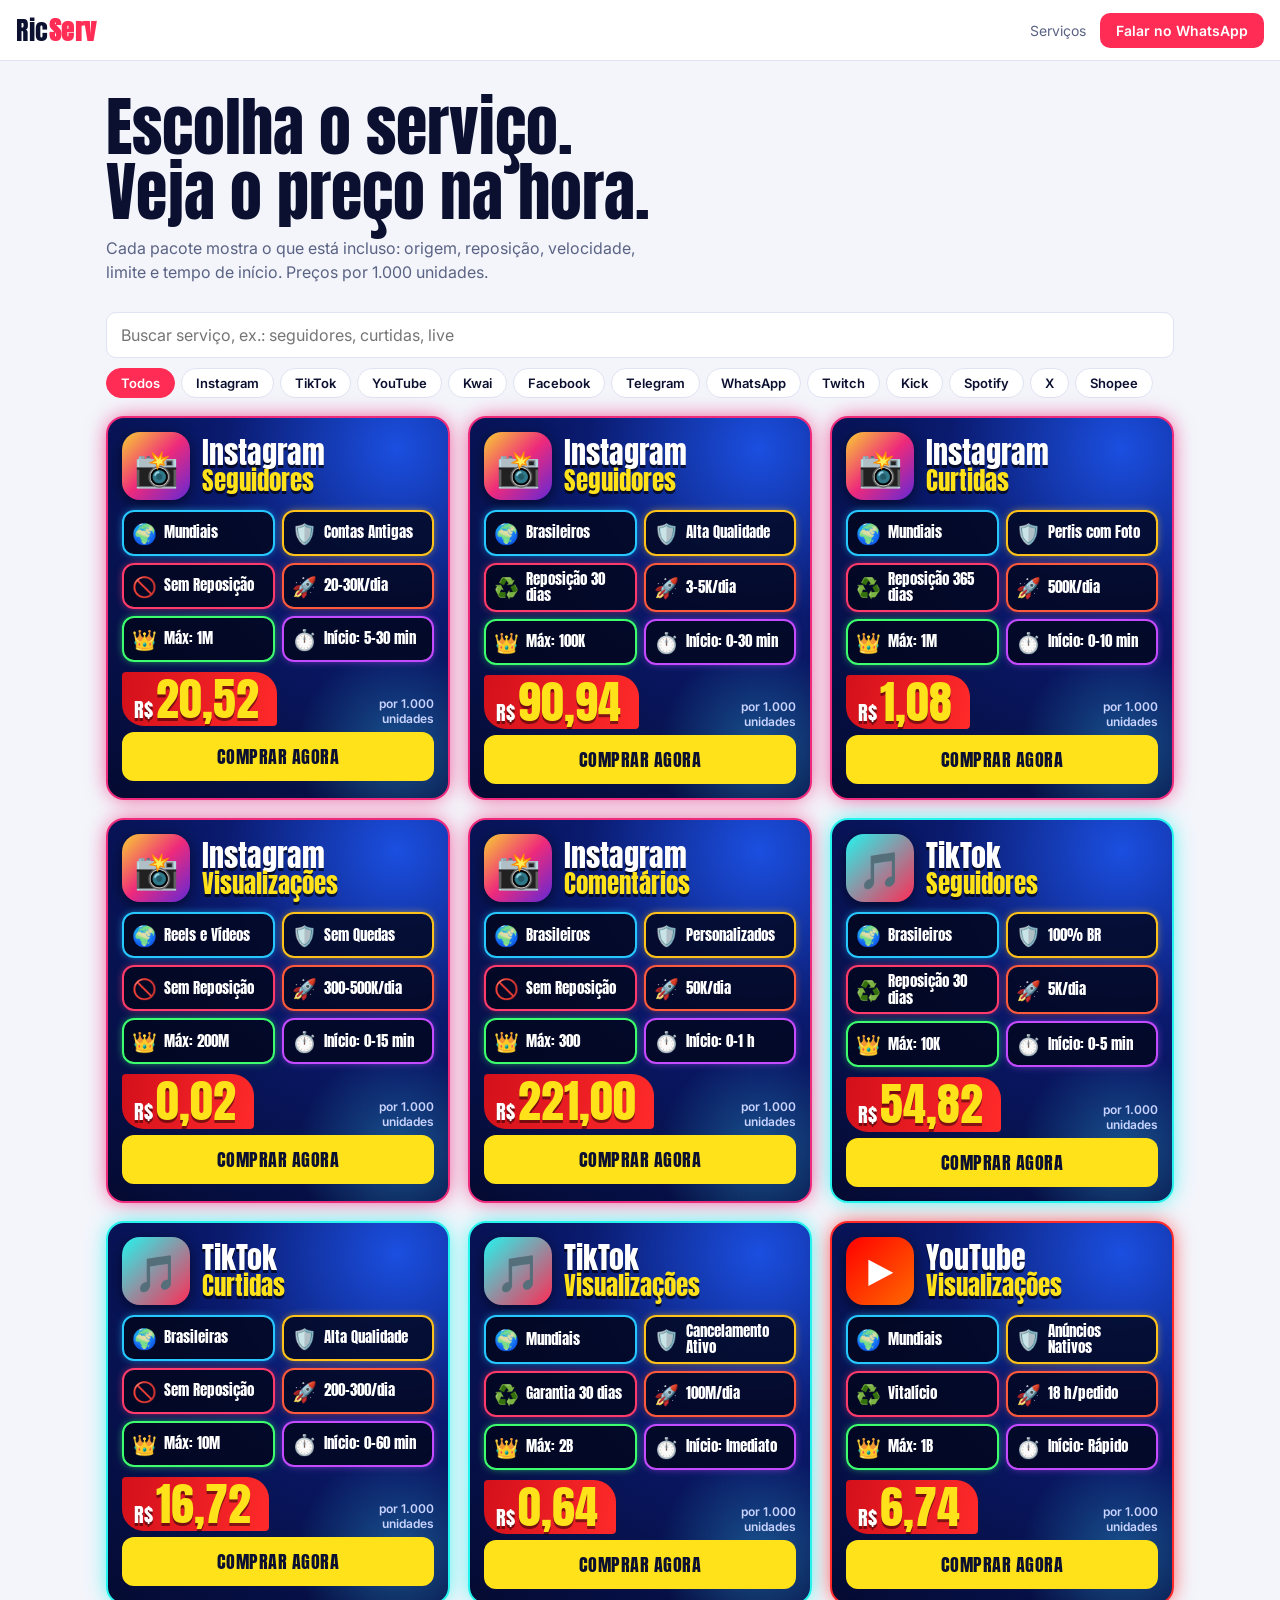
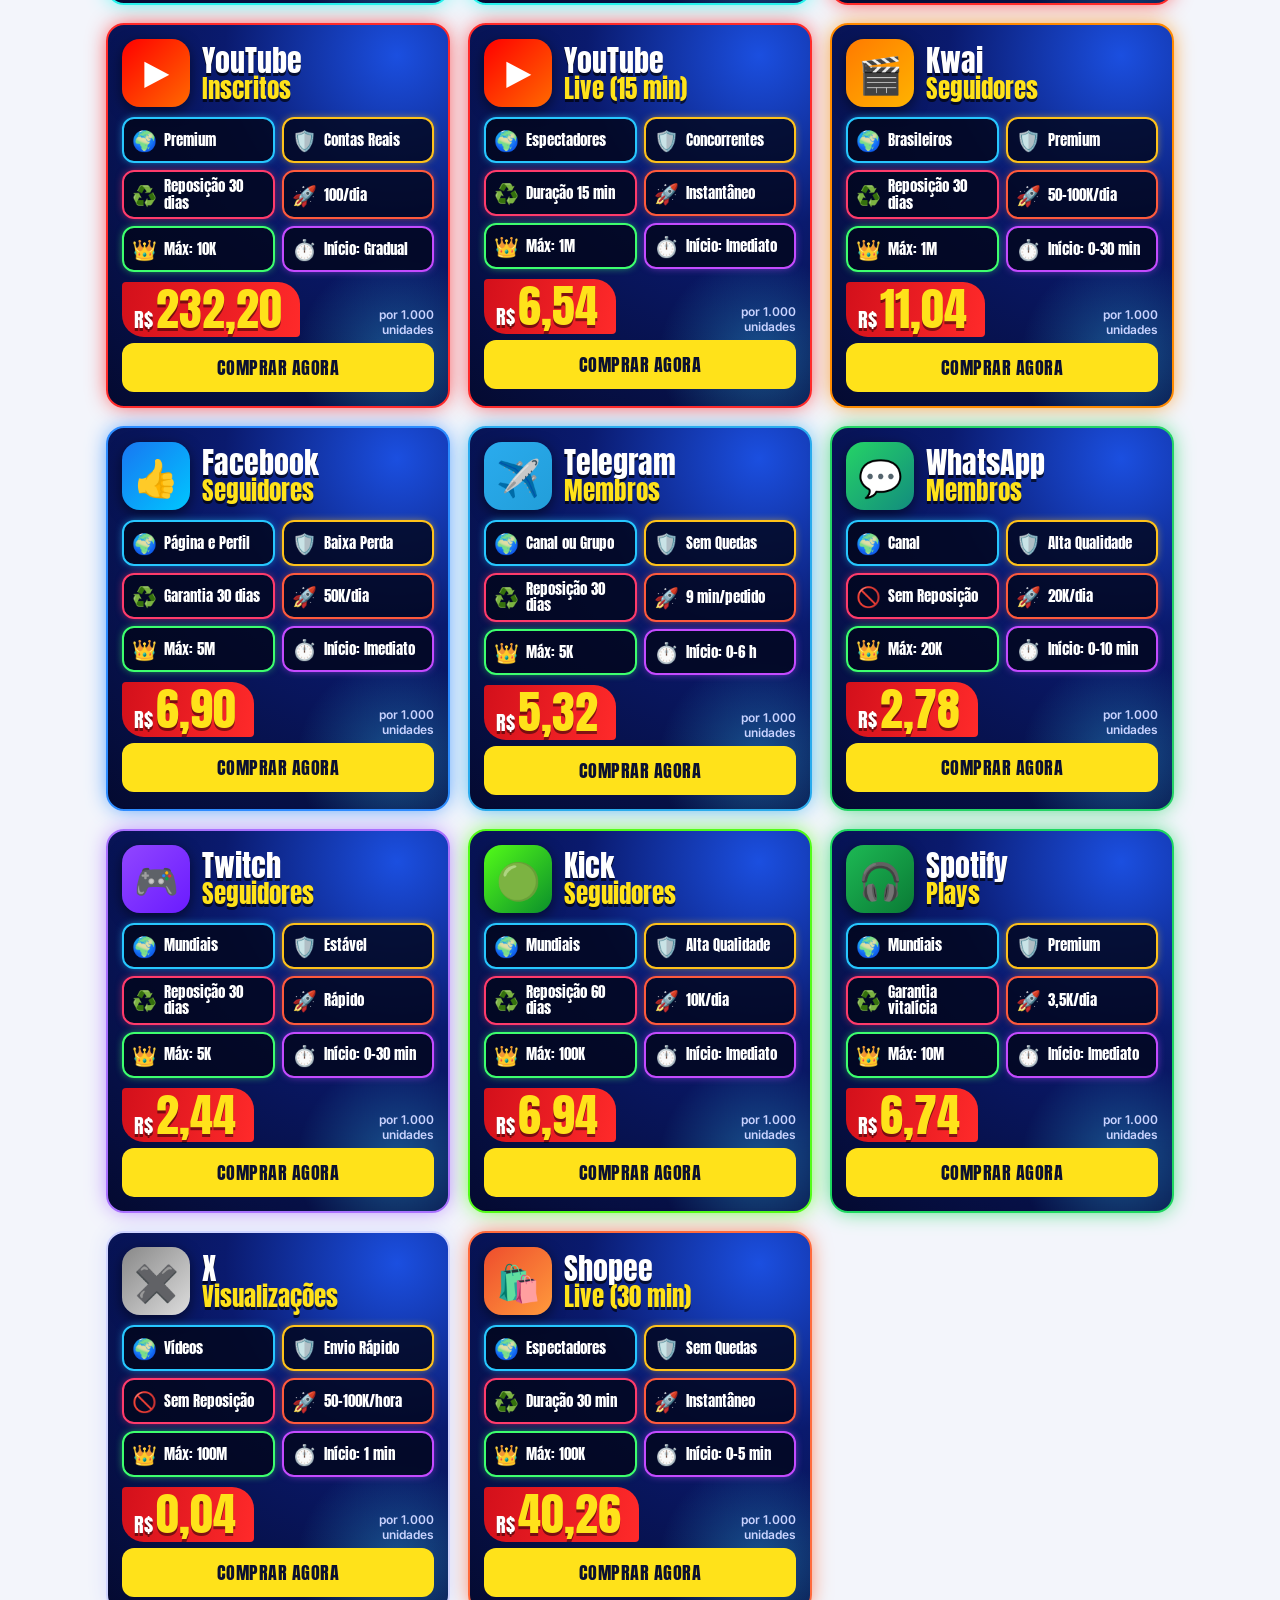
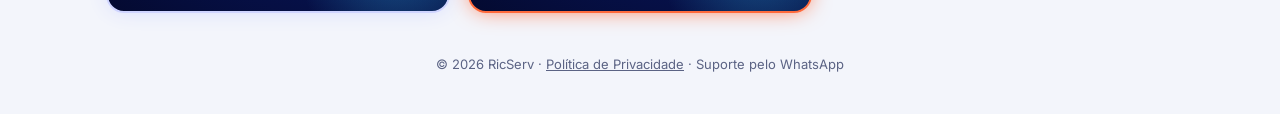
<file: index.html.html>
<!DOCTYPE html>
<html lang="pt-BR">
<head>
<meta charset="utf-8">
<meta name="viewport" content="width=device-width, initial-scale=1, viewport-fit=cover">
<title>RicServ – Serviços de engajamento</title>
<link rel="stylesheet" href="https://fonts.googleapis.com/css2?family=Anton&family=Inter:wght@400;600&display=swap">
<style>
:root{--bg:#f3f5fb;--fg:#0b1030;--mut:#5b6384;--card:#fff;--line:#dfe3f2;--acc:#ff2d55;box-sizing:border-box;padding-top:env(safe-area-inset-top,0px);padding-bottom:env(safe-area-inset-bottom,0px)}
@media(prefers-color-scheme:dark){:root:not([data-theme="light"]){--bg:#050826;--fg:#eef1ff;--mut:#9aa3d6;--card:#0c1240;--line:#1c2670}}
:root[data-theme="dark"]{--bg:#050826;--fg:#eef1ff;--mut:#9aa3d6;--card:#0c1240;--line:#1c2670}
html{scroll-padding-top:env(safe-area-inset-top,0px)}
*{box-sizing:border-box}
body{margin:0;background:var(--bg);color:var(--fg);font:16px/1.5 Inter,system-ui,sans-serif}
header{position:sticky;top:env(safe-area-inset-top,0px);z-index:5;background:var(--card);border-bottom:1px solid var(--line);display:flex;align-items:center;gap:12px;padding:10px 16px;flex-wrap:wrap}
.logo{font:26px Anton,Impact,sans-serif;letter-spacing:.5px}.logo b{color:var(--acc)}
nav{display:flex;gap:14px;margin-left:auto;font-size:14px;align-items:center;flex-wrap:wrap}
nav a{color:var(--mut);text-decoration:none}
.btn{border:0;border-radius:10px;padding:9px 16px;font:600 14px Inter,sans-serif;cursor:pointer;background:var(--acc);color:#fff}
.btn.o{background:none;border:1px solid var(--line);color:var(--fg)}
.hero{padding:34px 16px 10px;max-width:1100px;margin:auto}
.hero h1{font:clamp(34px,7vw,64px)/1.02 Anton,Impact,sans-serif;margin:0 0 10px}
.hero p{color:var(--mut);max-width:560px;margin:0}
.bar{max-width:1100px;margin:18px auto 0;padding:0 16px;display:flex;gap:8px;flex-wrap:wrap}
.bar input{flex:1 1 220px;padding:10px 14px;border-radius:10px;border:1px solid var(--line);background:var(--card);color:var(--fg);font:inherit}
.tabs{max-width:1100px;margin:10px auto 0;padding:0 16px;display:flex;gap:6px;overflow-x:auto}
.tabs button{white-space:nowrap;border:1px solid var(--line);background:var(--card);color:var(--fg);border-radius:20px;padding:6px 14px;cursor:pointer;font:600 13px Inter,sans-serif}
.tabs button.on{background:var(--acc);border-color:var(--acc);color:#fff}
.grid{max-width:1100px;margin:18px auto;padding:0 16px;display:grid;grid-template-columns:repeat(auto-fill,minmax(300px,1fr));gap:18px}
.bn{position:relative;border-radius:18px;padding:14px;color:#fff;background:radial-gradient(circle at 85% 8%,#1b4fe0 0,#0a1a6e 38%,#040a30 100%);border:2px solid var(--g1);box-shadow:0 0 22px -4px var(--g1);overflow:hidden;font-family:Anton,Impact,sans-serif;display:flex;flex-direction:column;gap:10px}
.bn:after{content:"";position:absolute;right:-60px;bottom:-60px;width:220px;height:220px;border-radius:50%;background:radial-gradient(circle,#3bd0ff55,transparent 65%)}
.top{display:flex;align-items:center;gap:12px}
.ico{flex:none;width:68px;height:68px;border-radius:18px;display:grid;place-items:center;font-size:36px;background:linear-gradient(135deg,var(--gr));box-shadow:0 4px 14px #0008}
.tt{font-size:30px;line-height:1;text-shadow:0 3px 0 #000a}
.tt span{display:block;font-size:25px;color:#ffe21a}
.ch{display:grid;grid-template-columns:1fr 1fr;gap:7px;z-index:1}
.c{display:flex;align-items:center;gap:7px;border:2px solid var(--k);border-radius:12px;padding:6px 8px;background:#02061acc;font-size:15px;line-height:1.1;min-height:46px;box-shadow:0 0 10px -3px var(--k)}
.c i{font-style:normal;font-size:20px}
.price{z-index:1;display:flex;align-items:flex-end;justify-content:space-between;gap:8px}
.pr{background:linear-gradient(100deg,#d3101b,#ff2a2a);padding:2px 18px 2px 12px;border-radius:4px 22px 4px 22px;font-size:46px;line-height:1.1;color:#ffe21a;text-shadow:0 3px 0 #0007}
.pr small{font-size:20px;color:#fff;margin-right:3px}
.unit{font:600 12px Inter,sans-serif;color:#c9d3ff;text-align:right}
.buy{margin:-4px 0 0;z-index:1;border:0;border-radius:12px;padding:11px;font:18px Anton,Impact,sans-serif;letter-spacing:.5px;background:#ffe21a;color:#0b1030;cursor:pointer}
dialog{border:1px solid var(--line);border-radius:16px;background:var(--card);color:var(--fg);width:min(420px,92vw);padding:20px}
dialog::backdrop{background:#000a}
dialog label{display:block;font-size:13px;color:var(--mut);margin:12px 0 4px}
dialog input{width:100%;padding:10px 12px;border-radius:10px;border:1px solid var(--line);background:var(--bg);color:var(--fg);font:inherit}
.tot{font:30px Anton,Impact,sans-serif;margin:14px 0 4px}
footer{text-align:center;color:var(--mut);font-size:13px;padding:24px 16px 40px}
.empty{grid-column:1/-1;text-align:center;color:var(--mut);padding:40px 0}
button:focus-visible,input:focus-visible,a:focus-visible{outline:3px solid #3bd0ff;outline-offset:2px}
</style>
</head>
<body>
<header>
<div class="logo">Ric<b>Serv</b></div>
<nav><a href="#servicos">Serviços</a><a class="btn" href="https://wa.me/5511937413799" style="text-decoration:none;color:#fff">Falar no WhatsApp</a></nav>
</header>
<section class="hero">
<h1>Escolha o serviço.<br>Veja o preço na hora.</h1>
<p>Cada pacote mostra o que está incluso: origem, reposição, velocidade, limite e tempo de início. Preços por 1.000 unidades.</p>
</section>
<div class="bar"><input id="q" type="search" placeholder="Buscar serviço, ex.: seguidores, curtidas, live" aria-label="Buscar serviço"></div>
<div class="tabs" id="tabs" role="tablist"></div>
<main class="grid" id="servicos"></main>
<dialog id="dlg">
<h3 id="dt" style="margin:0;font:24px Anton,Impact,sans-serif"></h3>
<label for="lk">Link do perfil ou da publicação</label><input id="lk" placeholder="https://">
<label for="qt">Quantidade</label><input id="qt" type="number" value="1000" step="10">
<div class="tot" id="tot"></div>
<div style="font-size:12px;color:var(--mut)" id="rg"></div>
<div style="display:flex;gap:8px;margin-top:14px"><button class="btn" id="go" style="flex:1">Fazer pedido</button><button class="btn o" id="cl">Fechar</button></div>
<p id="ok" style="color:#17a34a;font-size:13px;margin:10px 0 0"></p>
</dialog>
<footer>© 2026 RicServ · <a href="privacidade.html" style="color:inherit">Política de Privacidade</a> · Suporte pelo WhatsApp</footer>
<script>
const P={ig:["Instagram","📸","#f9ce34,#ee2a7b,#6228d7","#ee2a7b"],tt:["TikTok","🎵","#25f4ee,#fe2c55","#25f4ee"],yt:["YouTube","▶️","#ff0000,#ff6a00","#ff2a2a"],kw:["Kwai","🎬","#ff7a00,#ffb300","#ff8a00"],fb:["Facebook","👍","#1877f2,#00c6ff","#2d8cff"],tg:["Telegram","✈️","#2aabee,#229ed9","#2aabee"],wa:["WhatsApp","💬","#25d366,#128c7e","#25d366"],tw:["Twitch","🎮","#9146ff,#6a1bff","#a970ff"],ki:["Kick","🟢","#53fc18,#0b8f2b","#53fc18"],sp:["Spotify","🎧","#1db954,#0a7a35","#1ed760"],x:["X","✖️","#888,#ddd","#cfd4ff"],sh:["Shopee","🛍️","#ee4d2d,#ff9a3c","#ff6a3c"]};
// plataforma, produto, origem, qualidade, reposição, velocidade, máximo, início, preço por 1.000
const D=[
["ig","Seguidores","Mundiais","Contas Antigas","Sem Reposição","20-30K/dia","1M","5-30 min",10.26],
["ig","Seguidores","Brasileiros","Alta Qualidade","Reposição 30 dias","3-5K/dia","100K","0-30 min",45.47],
["ig","Curtidas","Mundiais","Perfis com Foto","Reposição 365 dias","500K/dia","1M","0-10 min",0.54],
["ig","Visualizações","Reels e Vídeos","Sem Quedas","Sem Reposição","300-500K/dia","200M","0-15 min",0.01],
["ig","Comentários","Brasileiros","Personalizados","Sem Reposição","50K/dia","300","0-1 h",110.5],
["tt","Seguidores","Brasileiros","100% BR","Reposição 30 dias","5K/dia","10K","0-5 min",27.41],
["tt","Curtidas","Brasileiras","Alta Qualidade","Sem Reposição","200-300/dia","10M","0-60 min",8.36],
["tt","Visualizações","Mundiais","Cancelamento Ativo","Garantia 30 dias","100M/dia","2B","Imediato",0.32],
["yt","Visualizações","Mundiais","Anúncios Nativos","Vitalício","18 h/pedido","1B","Rápido",3.37],
["yt","Inscritos","Premium","Contas Reais","Reposição 30 dias","100/dia","10K","Gradual",116.1],
["yt","Live (15 min)","Espectadores","Concorrentes","Duração 15 min","Instantâneo","1M","Imediato",3.27],
["kw","Seguidores","Brasileiros","Premium","Reposição 30 dias","50-100K/dia","1M","0-30 min",5.52],
["fb","Seguidores","Página e Perfil","Baixa Perda","Garantia 30 dias","50K/dia","5M","Imediato",3.45],
["tg","Membros","Canal ou Grupo","Sem Quedas","Reposição 30 dias","9 min/pedido","5K","0-6 h",2.66],
["wa","Membros","Canal","Alta Qualidade","Sem Reposição","20K/dia","20K","0-10 min",1.39],
["tw","Seguidores","Mundiais","Estável","Reposição 30 dias","Rápido","5K","0-30 min",1.22],
["ki","Seguidores","Mundiais","Alta Qualidade","Reposição 60 dias","10K/dia","100K","Imediato",3.47],
["sp","Plays","Mundiais","Premium","Garantia vitalícia","3,5K/dia","10M","Imediato",3.37],
["x","Visualizações","Vídeos","Envio Rápido","Sem Reposição","50-100K/hora","100M","1 min",0.02],
["sh","Live (30 min)","Espectadores","Sem Quedas","Duração 30 min","Instantâneo","100K","0-5 min",20.13]
];
const K=["#27c7ff","#ffc21a","#ff3b6b","#ff5a3c","#3dff6e","#c44bff"];
const MULT=2; // multiplicador de preço: altere aqui (2 = dobro do valor base)
const WA="5511937413799"; // seu WhatsApp com DDI+DDD, ex.: "5511999999999"
D.forEach(d=>d[8]=Math.round(d[8]*MULT*100)/100);
const brl=n=>n.toLocaleString("pt-BR",{minimumFractionDigits:2,maximumFractionDigits:2});
function card(d,i){
 const p=P[d[0]],no=d[4].startsWith("Sem");
 const ch=[["🌍",d[2]],["🛡️",d[3]],[no?"🚫":"♻️",d[4]],["🚀",d[5]],["👑","Máx: "+d[6]],["⏱️","Início: "+d[7]]];
 return `<article class="bn" style="--g1:${p[3]};--gr:${p[2]}"><div class="top"><div class="ico">${p[1]}</div><div class="tt">${p[0]}<span>${d[1]}</span></div></div>
 <div class="ch">${ch.map((c,j)=>`<div class="c" style="--k:${K[j]}"><i>${c[0]}</i>${c[1]}</div>`).join("")}</div>
 <div class="price"><div class="pr"><small>R$</small>${brl(d[8])}</div><div class="unit">por 1.000<br>unidades</div></div>
 <button class="buy" data-i="${i}">COMPRAR AGORA</button></article>`;
}
let f="all";
function render(){
 const q=document.getElementById("q").value.toLowerCase();
 const l=D.map((d,i)=>[d,i]).filter(([d])=>(f=="all"||d[0]==f)&&(P[d[0]][0]+" "+d.join(" ")).toLowerCase().includes(q));
 document.getElementById("servicos").innerHTML=l.length?l.map(([d,i])=>card(d,i)).join(""):'<div class="empty">Nenhum serviço encontrado. Tente outro termo.</div>';
}
const tabs=document.getElementById("tabs");
tabs.innerHTML='<button class="on" data-f="all">Todos</button>'+[...new Set(D.map(d=>d[0]))].map(k=>`<button data-f="${k}">${P[k][0]}</button>`).join("");
tabs.onclick=e=>{const b=e.target.closest("button");if(!b)return;f=b.dataset.f;[...tabs.children].forEach(x=>x.classList.toggle("on",x==b));render()};
document.getElementById("q").oninput=render;
const dlg=document.getElementById("dlg"),qt=document.getElementById("qt");let cur=null;
function tot(){document.getElementById("tot").textContent="Total: R$ "+brl(cur[8]*(+qt.value||0)/1000)}
document.getElementById("servicos").onclick=e=>{const b=e.target.closest(".buy");if(!b)return;cur=D[b.dataset.i];
 document.getElementById("dt").textContent=P[cur[0]][0]+" · "+cur[1];
 document.getElementById("rg").textContent=cur[4]+" · "+cur[5]+" · mínimo 10, máximo "+cur[6];
 document.getElementById("ok").textContent="";tot();dlg.showModal()};
qt.oninput=tot;
document.getElementById("cl").onclick=()=>dlg.close();
document.getElementById("go").onclick=()=>{const m=`Olá! Quero ${P[cur[0]][0]} ${cur[1]} (${cur[2]}), qtd ${qt.value}, link: ${document.getElementById("lk").value}. Total R$ ${brl(cur[8]*(+qt.value||0)/1000)}`;
 if(WA){location.href="https://wa.me/"+WA+"?text="+encodeURIComponent(m)}else{document.getElementById("ok").textContent="Defina o número em WA no código para receber pedidos."}};
render();
</script>
</body>
</html>
</file>
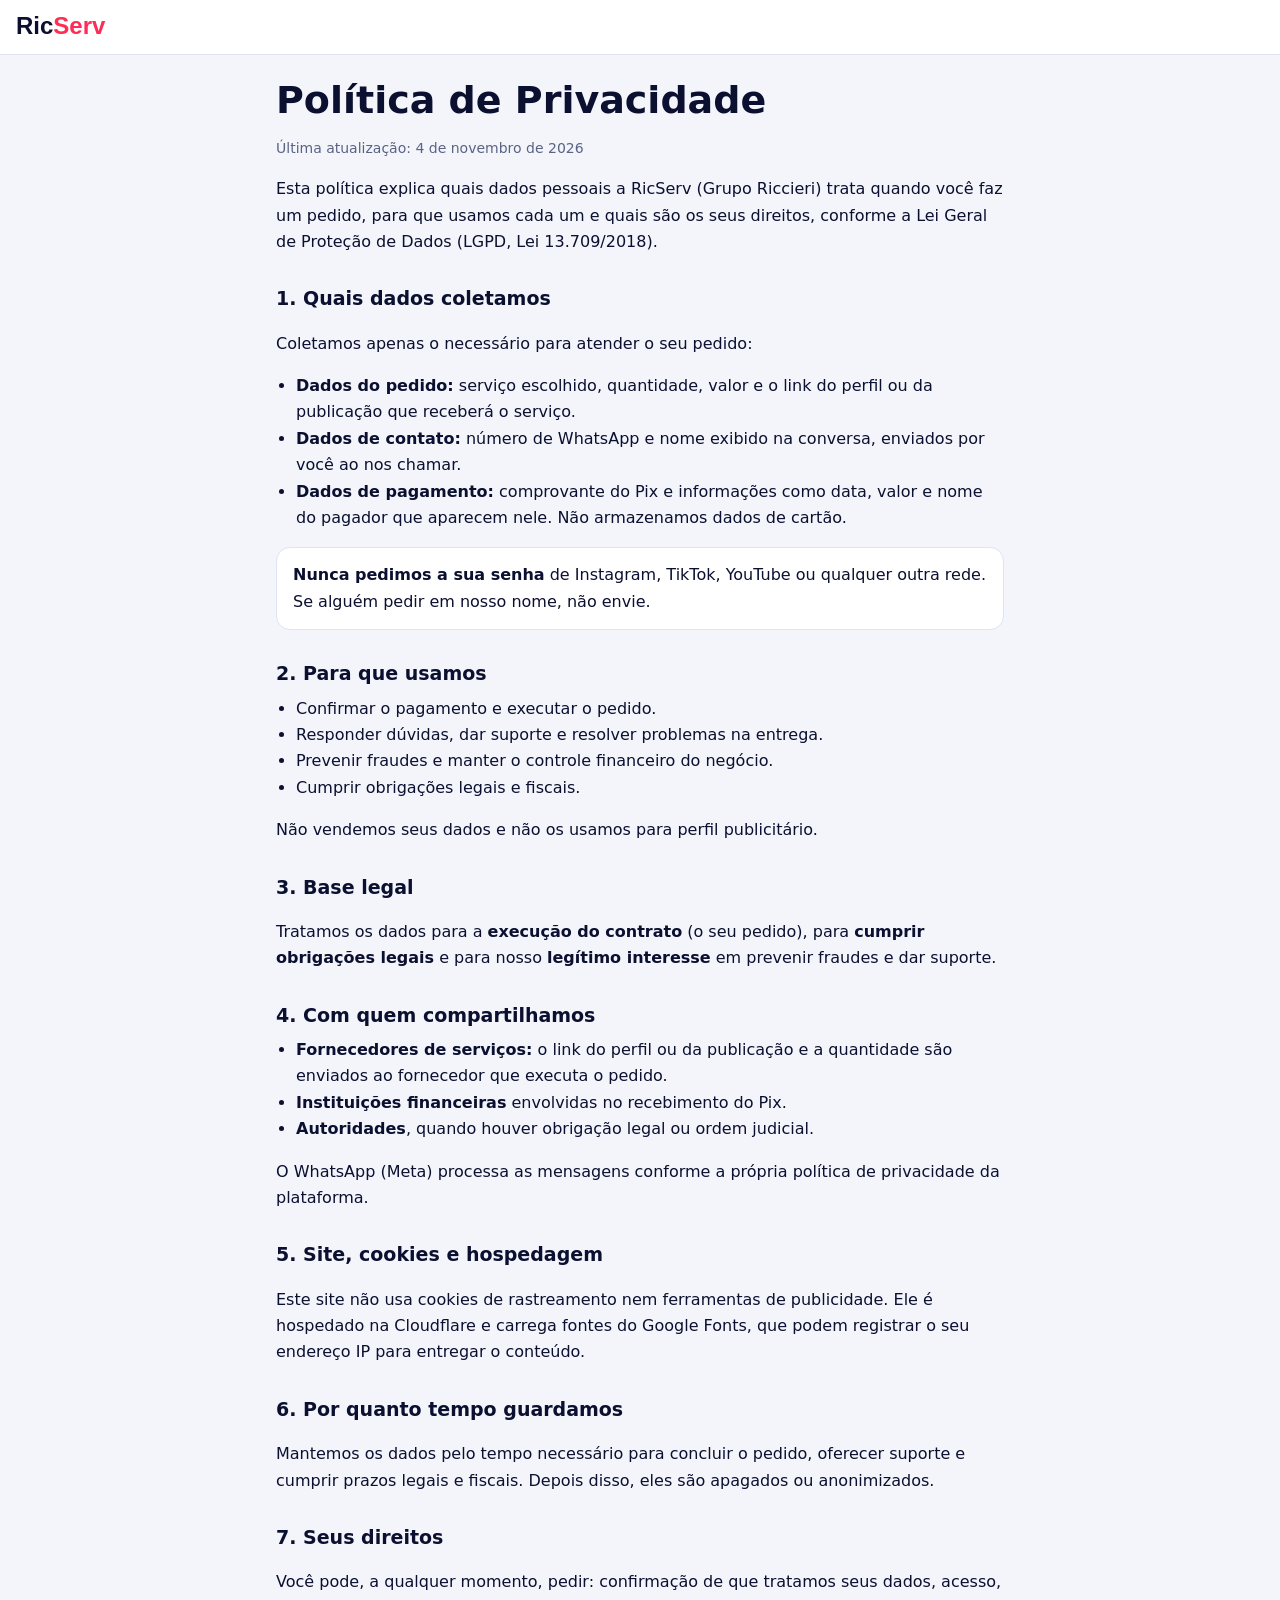
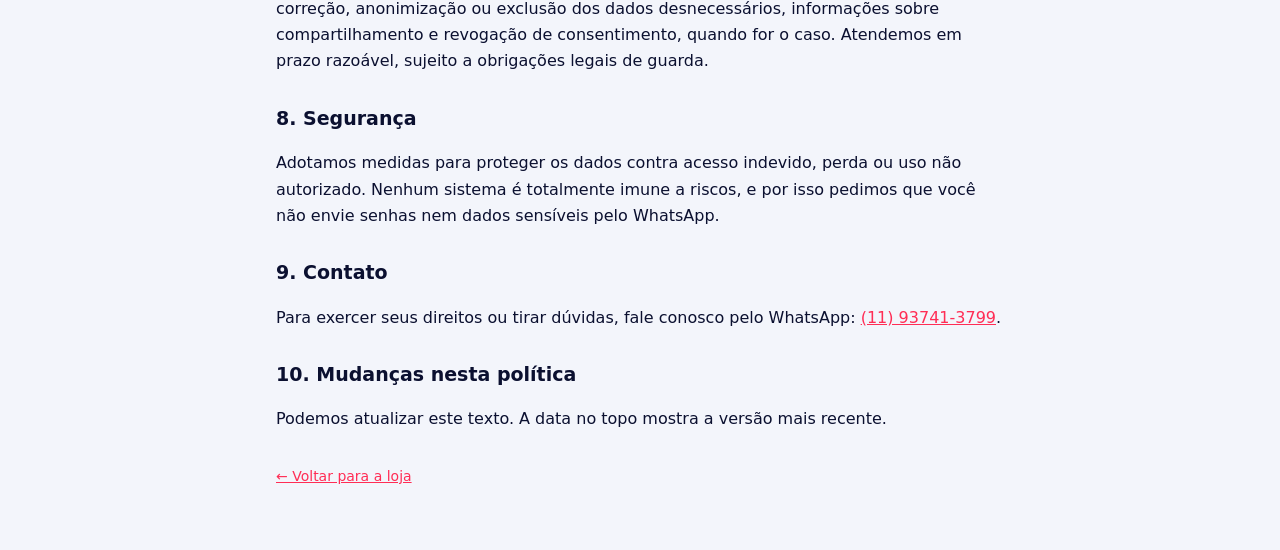
<file: privacidade.html>
<!DOCTYPE html>
<html lang="pt-BR">
<head>
<meta charset="utf-8">
<meta name="viewport" content="width=device-width, initial-scale=1, viewport-fit=cover">
<title>Política de Privacidade – RicServ</title>
<style>
:root{--bg:#f3f5fb;--fg:#0b1030;--mut:#5b6384;--card:#fff;--line:#dfe3f2;--acc:#ff2d55;box-sizing:border-box;padding-top:env(safe-area-inset-top,0px);padding-bottom:env(safe-area-inset-bottom,0px)}
@media(prefers-color-scheme:dark){:root:not([data-theme="light"]){--bg:#050826;--fg:#eef1ff;--mut:#9aa3d6;--card:#0c1240;--line:#1c2670}}
:root[data-theme="dark"]{--bg:#050826;--fg:#eef1ff;--mut:#9aa3d6;--card:#0c1240;--line:#1c2670}
*{box-sizing:border-box}
body{margin:0;background:var(--bg);color:var(--fg);font:16px/1.65 system-ui,-apple-system,Segoe UI,Roboto,sans-serif}
header{background:var(--card);border-bottom:1px solid var(--line);padding:12px 16px}
header a{font:700 24px Impact,"Arial Narrow",sans-serif;color:var(--fg);text-decoration:none}
header b{color:var(--acc)}
main{max-width:760px;margin:0 auto;padding:24px 16px 48px}
h1{font-size:clamp(26px,6vw,38px);line-height:1.15;margin:0 0 6px}
h2{font-size:19px;margin:28px 0 6px}
p,li{color:var(--fg)}
.mut{color:var(--mut);font-size:14px}
ul{padding-left:20px;margin:6px 0}
a{color:var(--acc)}
.box{background:var(--card);border:1px solid var(--line);border-radius:14px;padding:14px 16px;margin-top:16px}
</style>
</head>
<body>
<header><a href="index.html">Ric<b>Serv</b></a></header>
<main>
<h1>Política de Privacidade</h1>
<p class="mut">Última atualização: 4 de novembro de 2026</p>
<p>Esta política explica quais dados pessoais a RicServ (Grupo Riccieri) trata quando você faz um pedido, para que usamos cada um e quais são os seus direitos, conforme a Lei Geral de Proteção de Dados (LGPD, Lei 13.709/2018).</p>

<h2>1. Quais dados coletamos</h2>
<p>Coletamos apenas o necessário para atender o seu pedido:</p>
<ul>
<li><b>Dados do pedido:</b> serviço escolhido, quantidade, valor e o link do perfil ou da publicação que receberá o serviço.</li>
<li><b>Dados de contato:</b> número de WhatsApp e nome exibido na conversa, enviados por você ao nos chamar.</li>
<li><b>Dados de pagamento:</b> comprovante do Pix e informações como data, valor e nome do pagador que aparecem nele. Não armazenamos dados de cartão.</li>
</ul>
<div class="box"><b>Nunca pedimos a sua senha</b> de Instagram, TikTok, YouTube ou qualquer outra rede. Se alguém pedir em nosso nome, não envie.</div>

<h2>2. Para que usamos</h2>
<ul>
<li>Confirmar o pagamento e executar o pedido.</li>
<li>Responder dúvidas, dar suporte e resolver problemas na entrega.</li>
<li>Prevenir fraudes e manter o controle financeiro do negócio.</li>
<li>Cumprir obrigações legais e fiscais.</li>
</ul>
<p>Não vendemos seus dados e não os usamos para perfil publicitário.</p>

<h2>3. Base legal</h2>
<p>Tratamos os dados para a <b>execução do contrato</b> (o seu pedido), para <b>cumprir obrigações legais</b> e para nosso <b>legítimo interesse</b> em prevenir fraudes e dar suporte.</p>

<h2>4. Com quem compartilhamos</h2>
<ul>
<li><b>Fornecedores de serviços:</b> o link do perfil ou da publicação e a quantidade são enviados ao fornecedor que executa o pedido.</li>
<li><b>Instituições financeiras</b> envolvidas no recebimento do Pix.</li>
<li><b>Autoridades</b>, quando houver obrigação legal ou ordem judicial.</li>
</ul>
<p>O WhatsApp (Meta) processa as mensagens conforme a própria política de privacidade da plataforma.</p>

<h2>5. Site, cookies e hospedagem</h2>
<p>Este site não usa cookies de rastreamento nem ferramentas de publicidade. Ele é hospedado na Cloudflare e carrega fontes do Google Fonts, que podem registrar o seu endereço IP para entregar o conteúdo.</p>

<h2>6. Por quanto tempo guardamos</h2>
<p>Mantemos os dados pelo tempo necessário para concluir o pedido, oferecer suporte e cumprir prazos legais e fiscais. Depois disso, eles são apagados ou anonimizados.</p>

<h2>7. Seus direitos</h2>
<p>Você pode, a qualquer momento, pedir: confirmação de que tratamos seus dados, acesso, correção, anonimização ou exclusão dos dados desnecessários, informações sobre compartilhamento e revogação de consentimento, quando for o caso. Atendemos em prazo razoável, sujeito a obrigações legais de guarda.</p>

<h2>8. Segurança</h2>
<p>Adotamos medidas para proteger os dados contra acesso indevido, perda ou uso não autorizado. Nenhum sistema é totalmente imune a riscos, e por isso pedimos que você não envie senhas nem dados sensíveis pelo WhatsApp.</p>

<h2>9. Contato</h2>
<p>Para exercer seus direitos ou tirar dúvidas, fale conosco pelo WhatsApp: <a href="https://wa.me/5511937413799">(11) 93741-3799</a>.</p>

<h2>10. Mudanças nesta política</h2>
<p>Podemos atualizar este texto. A data no topo mostra a versão mais recente.</p>

<p class="mut" style="margin-top:32px"><a href="index.html">← Voltar para a loja</a></p>
</main>
</body>
</html>
</file>
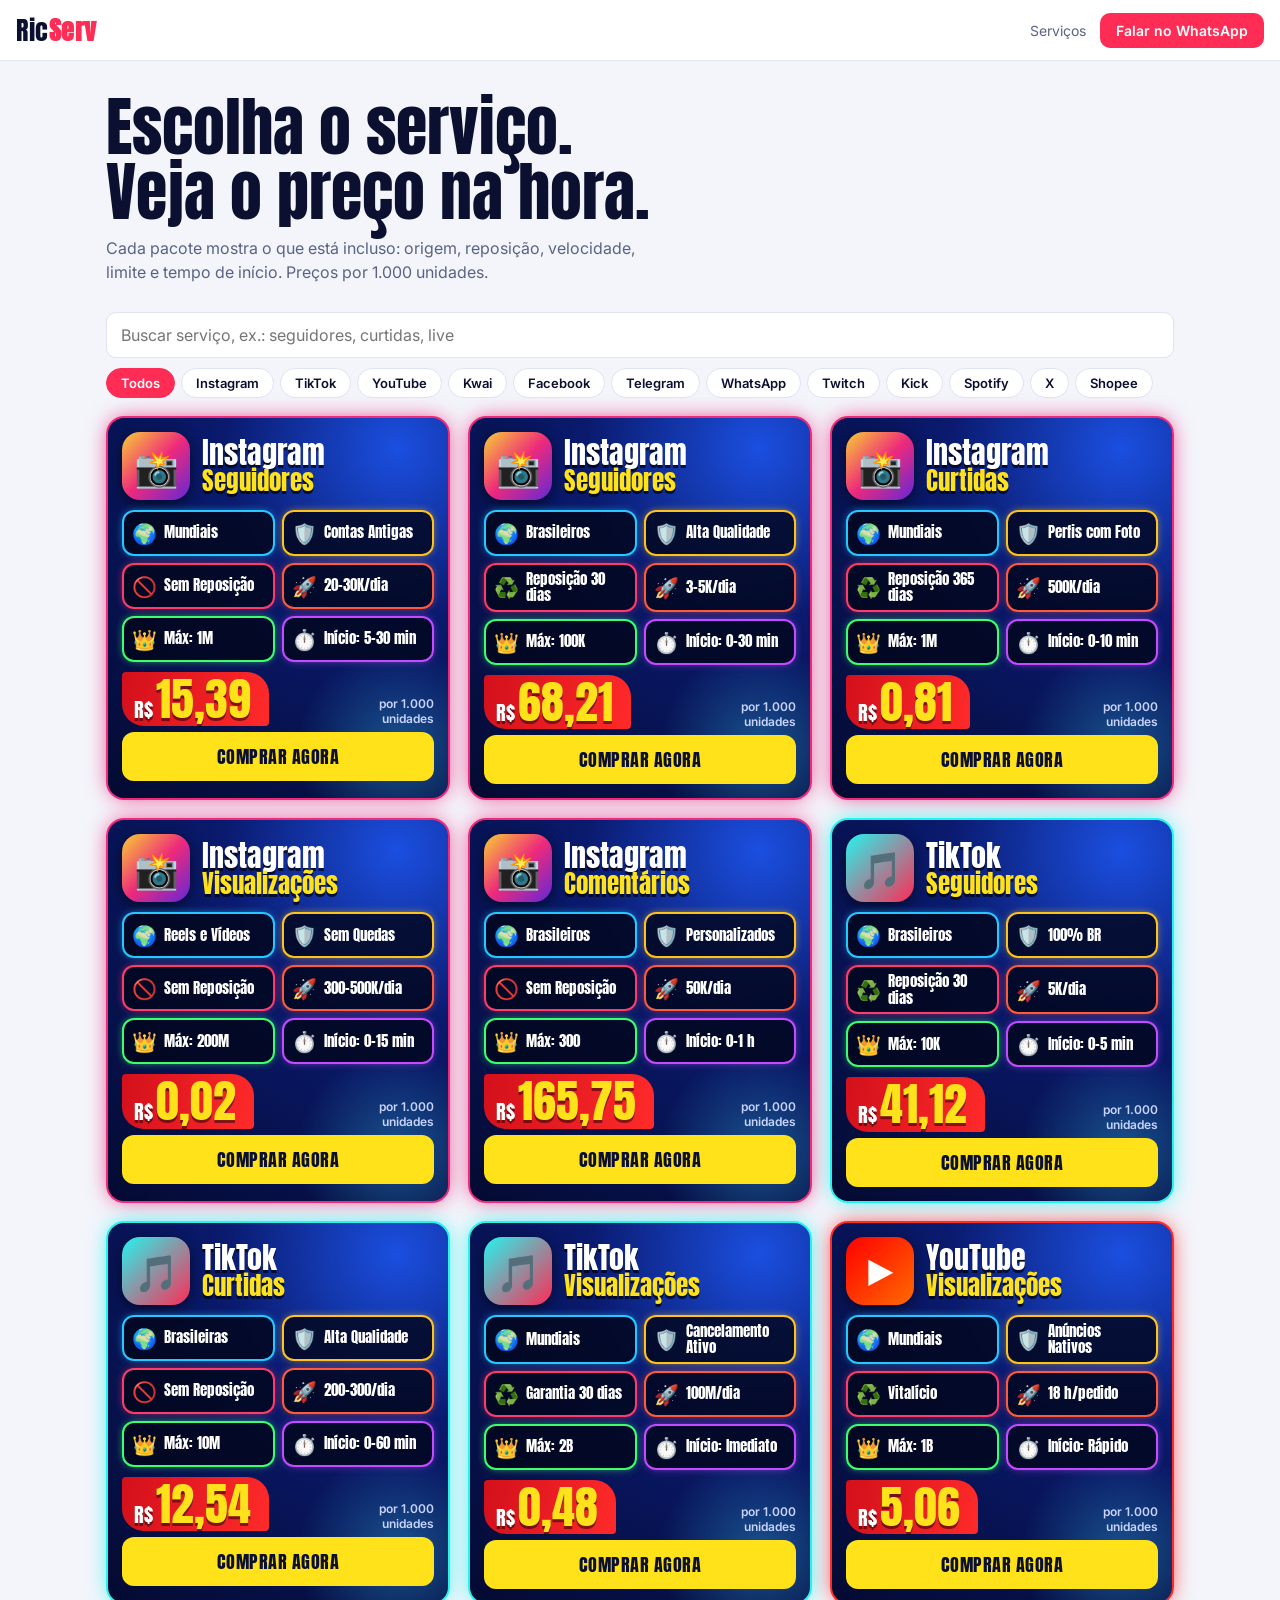
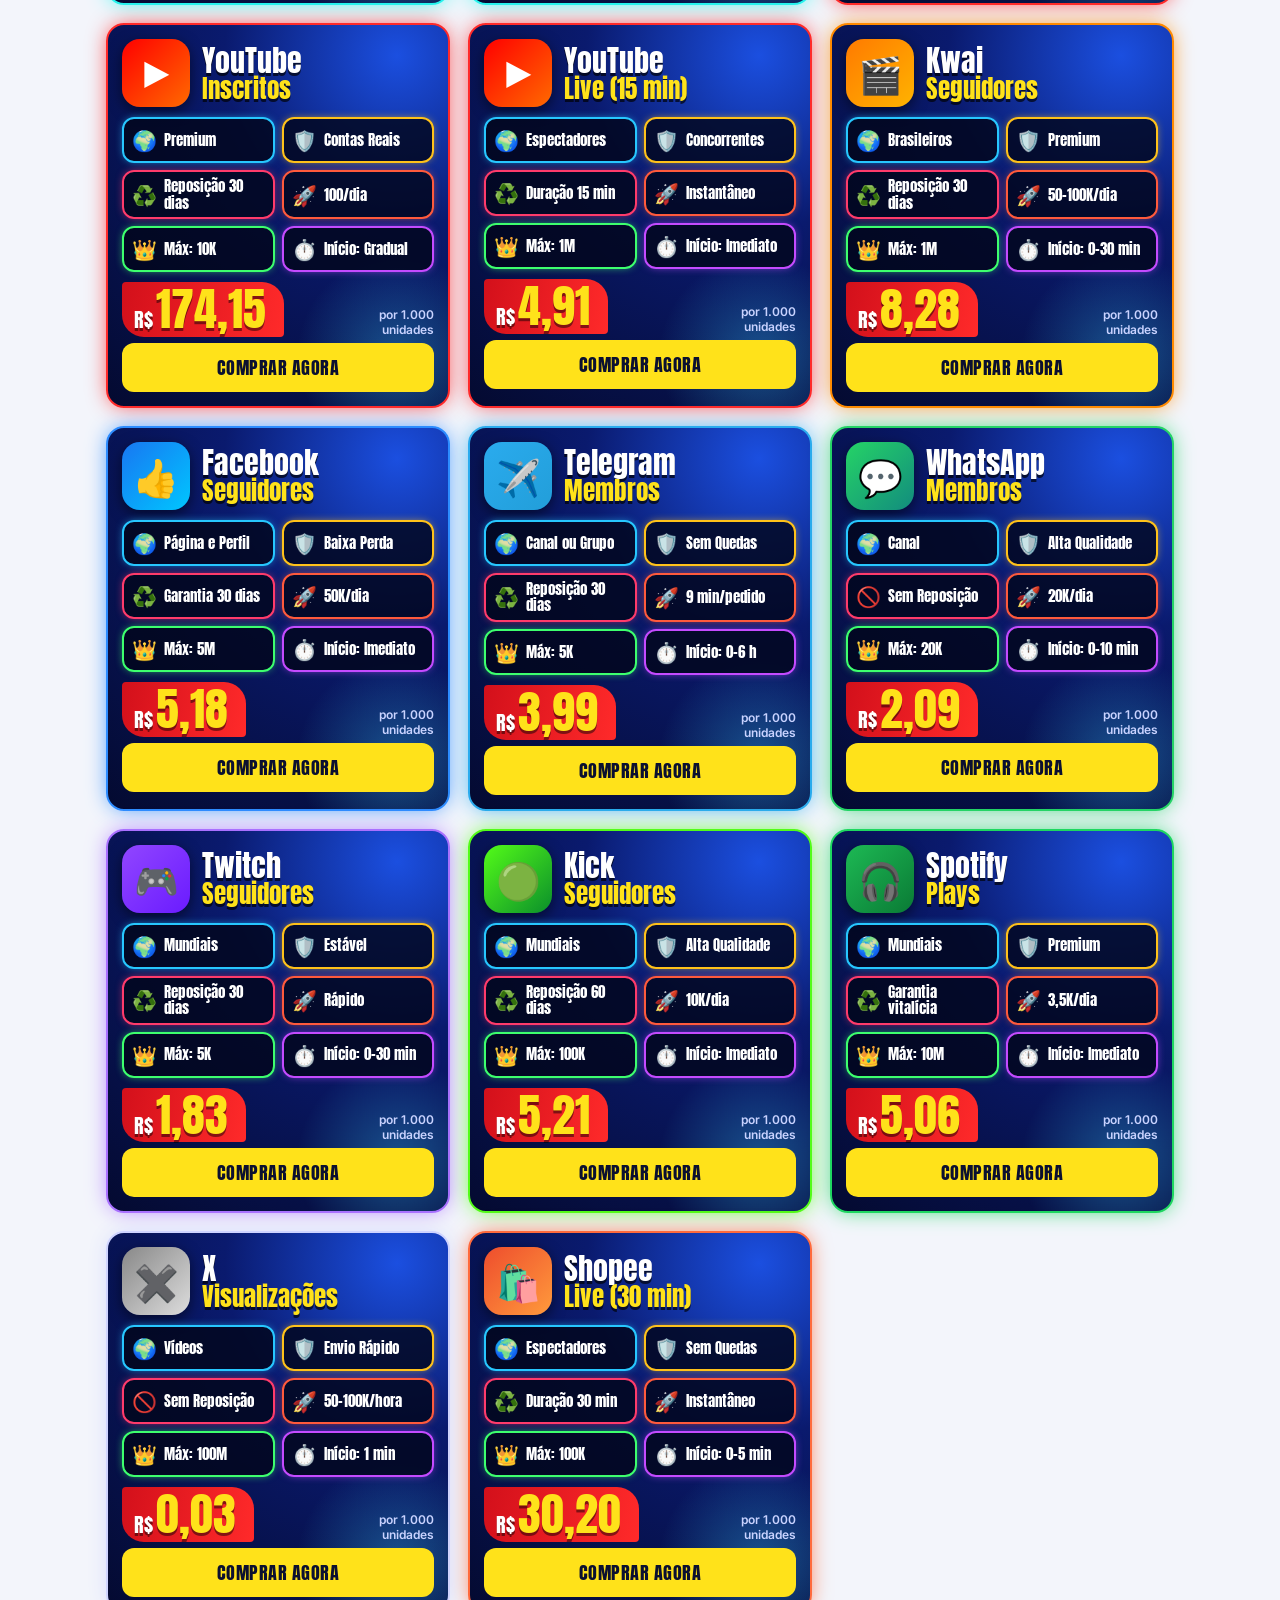
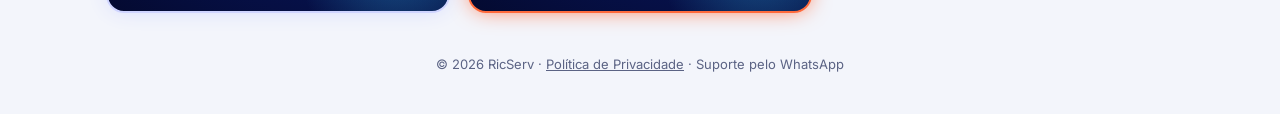
<file: ricserv-index.html>
<!DOCTYPE html>
<html lang="pt-BR">
<head>
<meta charset="utf-8">
<meta name="viewport" content="width=device-width, initial-scale=1, viewport-fit=cover">
<title>RicServ – Serviços de engajamento</title>
<link rel="stylesheet" href="https://fonts.googleapis.com/css2?family=Anton&family=Inter:wght@400;600&display=swap">
<style>
:root{--bg:#f3f5fb;--fg:#0b1030;--mut:#5b6384;--card:#fff;--line:#dfe3f2;--acc:#ff2d55;box-sizing:border-box;padding-top:env(safe-area-inset-top,0px);padding-bottom:env(safe-area-inset-bottom,0px)}
@media(prefers-color-scheme:dark){:root:not([data-theme="light"]){--bg:#050826;--fg:#eef1ff;--mut:#9aa3d6;--card:#0c1240;--line:#1c2670}}
:root[data-theme="dark"]{--bg:#050826;--fg:#eef1ff;--mut:#9aa3d6;--card:#0c1240;--line:#1c2670}
html{scroll-padding-top:env(safe-area-inset-top,0px)}
*{box-sizing:border-box}
body{margin:0;background:var(--bg);color:var(--fg);font:16px/1.5 Inter,system-ui,sans-serif}
header{position:sticky;top:env(safe-area-inset-top,0px);z-index:5;background:var(--card);border-bottom:1px solid var(--line);display:flex;align-items:center;gap:12px;padding:10px 16px;flex-wrap:wrap}
.logo{font:26px Anton,Impact,sans-serif;letter-spacing:.5px}.logo b{color:var(--acc)}
nav{display:flex;gap:14px;margin-left:auto;font-size:14px;align-items:center;flex-wrap:wrap}
nav a{color:var(--mut);text-decoration:none}
.btn{border:0;border-radius:10px;padding:9px 16px;font:600 14px Inter,sans-serif;cursor:pointer;background:var(--acc);color:#fff}
.btn.o{background:none;border:1px solid var(--line);color:var(--fg)}
.hero{padding:34px 16px 10px;max-width:1100px;margin:auto}
.hero h1{font:clamp(34px,7vw,64px)/1.02 Anton,Impact,sans-serif;margin:0 0 10px}
.hero p{color:var(--mut);max-width:560px;margin:0}
.bar{max-width:1100px;margin:18px auto 0;padding:0 16px;display:flex;gap:8px;flex-wrap:wrap}
.bar input{flex:1 1 220px;padding:10px 14px;border-radius:10px;border:1px solid var(--line);background:var(--card);color:var(--fg);font:inherit}
.tabs{max-width:1100px;margin:10px auto 0;padding:0 16px;display:flex;gap:6px;overflow-x:auto}
.tabs button{white-space:nowrap;border:1px solid var(--line);background:var(--card);color:var(--fg);border-radius:20px;padding:6px 14px;cursor:pointer;font:600 13px Inter,sans-serif}
.tabs button.on{background:var(--acc);border-color:var(--acc);color:#fff}
.grid{max-width:1100px;margin:18px auto;padding:0 16px;display:grid;grid-template-columns:repeat(auto-fill,minmax(300px,1fr));gap:18px}
.bn{position:relative;border-radius:18px;padding:14px;color:#fff;background:radial-gradient(circle at 85% 8%,#1b4fe0 0,#0a1a6e 38%,#040a30 100%);border:2px solid var(--g1);box-shadow:0 0 22px -4px var(--g1);overflow:hidden;font-family:Anton,Impact,sans-serif;display:flex;flex-direction:column;gap:10px}
.bn:after{content:"";position:absolute;right:-60px;bottom:-60px;width:220px;height:220px;border-radius:50%;background:radial-gradient(circle,#3bd0ff55,transparent 65%)}
.top{display:flex;align-items:center;gap:12px}
.ico{flex:none;width:68px;height:68px;border-radius:18px;display:grid;place-items:center;font-size:36px;background:linear-gradient(135deg,var(--gr));box-shadow:0 4px 14px #0008}
.tt{font-size:30px;line-height:1;text-shadow:0 3px 0 #000a}
.tt span{display:block;font-size:25px;color:#ffe21a}
.ch{display:grid;grid-template-columns:1fr 1fr;gap:7px;z-index:1}
.c{display:flex;align-items:center;gap:7px;border:2px solid var(--k);border-radius:12px;padding:6px 8px;background:#02061acc;font-size:15px;line-height:1.1;min-height:46px;box-shadow:0 0 10px -3px var(--k)}
.c i{font-style:normal;font-size:20px}
.price{z-index:1;display:flex;align-items:flex-end;justify-content:space-between;gap:8px}
.pr{background:linear-gradient(100deg,#d3101b,#ff2a2a);padding:2px 18px 2px 12px;border-radius:4px 22px 4px 22px;font-size:46px;line-height:1.1;color:#ffe21a;text-shadow:0 3px 0 #0007}
.pr small{font-size:20px;color:#fff;margin-right:3px}
.unit{font:600 12px Inter,sans-serif;color:#c9d3ff;text-align:right}
.buy{margin:-4px 0 0;z-index:1;border:0;border-radius:12px;padding:11px;font:18px Anton,Impact,sans-serif;letter-spacing:.5px;background:#ffe21a;color:#0b1030;cursor:pointer}
dialog{border:1px solid var(--line);border-radius:16px;background:var(--card);color:var(--fg);width:min(420px,92vw);padding:20px}
dialog::backdrop{background:#000a}
dialog label{display:block;font-size:13px;color:var(--mut);margin:12px 0 4px}
dialog input{width:100%;padding:10px 12px;border-radius:10px;border:1px solid var(--line);background:var(--bg);color:var(--fg);font:inherit}
.tot{font:30px Anton,Impact,sans-serif;margin:14px 0 4px}
footer{text-align:center;color:var(--mut);font-size:13px;padding:24px 16px 40px}
.empty{grid-column:1/-1;text-align:center;color:var(--mut);padding:40px 0}
button:focus-visible,input:focus-visible,a:focus-visible{outline:3px solid #3bd0ff;outline-offset:2px}
</style>
</head>
<body>
<header>
<div class="logo">Ric<b>Serv</b></div>
<nav><a href="#servicos">Serviços</a><a class="btn" href="https://wa.me/5511937413799" style="text-decoration:none;color:#fff">Falar no WhatsApp</a></nav>
</header>
<section class="hero">
<h1>Escolha o serviço.<br>Veja o preço na hora.</h1>
<p>Cada pacote mostra o que está incluso: origem, reposição, velocidade, limite e tempo de início. Preços por 1.000 unidades.</p>
</section>
<div class="bar"><input id="q" type="search" placeholder="Buscar serviço, ex.: seguidores, curtidas, live" aria-label="Buscar serviço"></div>
<div class="tabs" id="tabs" role="tablist"></div>
<main class="grid" id="servicos"></main>
<dialog id="dlg">
<h3 id="dt" style="margin:0;font:24px Anton,Impact,sans-serif"></h3>
<label for="lk">Link do perfil ou da publicação</label><input id="lk" placeholder="https://">
<label for="qt">Quantidade</label><input id="qt" type="number" value="1000" step="10">
<div class="tot" id="tot"></div>
<div style="font-size:12px;color:var(--mut)" id="rg"></div>
<div style="display:flex;gap:8px;margin-top:14px"><button class="btn" id="go" style="flex:1">Fazer pedido</button><button class="btn o" id="cl">Fechar</button></div>
<p id="ok" style="color:#17a34a;font-size:13px;margin:10px 0 0"></p>
</dialog>
<footer>© 2026 RicServ · <a href="privacidade.html" style="color:inherit">Política de Privacidade</a> · Suporte pelo WhatsApp</footer>
<script>
const P={ig:["Instagram","📸","#f9ce34,#ee2a7b,#6228d7","#ee2a7b"],tt:["TikTok","🎵","#25f4ee,#fe2c55","#25f4ee"],yt:["YouTube","▶️","#ff0000,#ff6a00","#ff2a2a"],kw:["Kwai","🎬","#ff7a00,#ffb300","#ff8a00"],fb:["Facebook","👍","#1877f2,#00c6ff","#2d8cff"],tg:["Telegram","✈️","#2aabee,#229ed9","#2aabee"],wa:["WhatsApp","💬","#25d366,#128c7e","#25d366"],tw:["Twitch","🎮","#9146ff,#6a1bff","#a970ff"],ki:["Kick","🟢","#53fc18,#0b8f2b","#53fc18"],sp:["Spotify","🎧","#1db954,#0a7a35","#1ed760"],x:["X","✖️","#888,#ddd","#cfd4ff"],sh:["Shopee","🛍️","#ee4d2d,#ff9a3c","#ff6a3c"]};
// plataforma, produto, origem, qualidade, reposição, velocidade, máximo, início, preço por 1.000
const D=[
["ig","Seguidores","Mundiais","Contas Antigas","Sem Reposição","20-30K/dia","1M","5-30 min",10.26],
["ig","Seguidores","Brasileiros","Alta Qualidade","Reposição 30 dias","3-5K/dia","100K","0-30 min",45.47],
["ig","Curtidas","Mundiais","Perfis com Foto","Reposição 365 dias","500K/dia","1M","0-10 min",0.54],
["ig","Visualizações","Reels e Vídeos","Sem Quedas","Sem Reposição","300-500K/dia","200M","0-15 min",0.01],
["ig","Comentários","Brasileiros","Personalizados","Sem Reposição","50K/dia","300","0-1 h",110.5],
["tt","Seguidores","Brasileiros","100% BR","Reposição 30 dias","5K/dia","10K","0-5 min",27.41],
["tt","Curtidas","Brasileiras","Alta Qualidade","Sem Reposição","200-300/dia","10M","0-60 min",8.36],
["tt","Visualizações","Mundiais","Cancelamento Ativo","Garantia 30 dias","100M/dia","2B","Imediato",0.32],
["yt","Visualizações","Mundiais","Anúncios Nativos","Vitalício","18 h/pedido","1B","Rápido",3.37],
["yt","Inscritos","Premium","Contas Reais","Reposição 30 dias","100/dia","10K","Gradual",116.1],
["yt","Live (15 min)","Espectadores","Concorrentes","Duração 15 min","Instantâneo","1M","Imediato",3.27],
["kw","Seguidores","Brasileiros","Premium","Reposição 30 dias","50-100K/dia","1M","0-30 min",5.52],
["fb","Seguidores","Página e Perfil","Baixa Perda","Garantia 30 dias","50K/dia","5M","Imediato",3.45],
["tg","Membros","Canal ou Grupo","Sem Quedas","Reposição 30 dias","9 min/pedido","5K","0-6 h",2.66],
["wa","Membros","Canal","Alta Qualidade","Sem Reposição","20K/dia","20K","0-10 min",1.39],
["tw","Seguidores","Mundiais","Estável","Reposição 30 dias","Rápido","5K","0-30 min",1.22],
["ki","Seguidores","Mundiais","Alta Qualidade","Reposição 60 dias","10K/dia","100K","Imediato",3.47],
["sp","Plays","Mundiais","Premium","Garantia vitalícia","3,5K/dia","10M","Imediato",3.37],
["x","Visualizações","Vídeos","Envio Rápido","Sem Reposição","50-100K/hora","100M","1 min",0.02],
["sh","Live (30 min)","Espectadores","Sem Quedas","Duração 30 min","Instantâneo","100K","0-5 min",20.13]
];
const K=["#27c7ff","#ffc21a","#ff3b6b","#ff5a3c","#3dff6e","#c44bff"];
const MULT=1.5; // multiplicador de preço: altere aqui (2 = dobro do valor base)
const WA="5511937413799"; // seu WhatsApp com DDI+DDD, ex.: "5511999999999"
D.forEach(d=>d[8]=Math.round(d[8]*MULT*100)/100);
const brl=n=>n.toLocaleString("pt-BR",{minimumFractionDigits:2,maximumFractionDigits:2});
function card(d,i){
 const p=P[d[0]],no=d[4].startsWith("Sem");
 const ch=[["🌍",d[2]],["🛡️",d[3]],[no?"🚫":"♻️",d[4]],["🚀",d[5]],["👑","Máx: "+d[6]],["⏱️","Início: "+d[7]]];
 return `<article class="bn" style="--g1:${p[3]};--gr:${p[2]}"><div class="top"><div class="ico">${p[1]}</div><div class="tt">${p[0]}<span>${d[1]}</span></div></div>
 <div class="ch">${ch.map((c,j)=>`<div class="c" style="--k:${K[j]}"><i>${c[0]}</i>${c[1]}</div>`).join("")}</div>
 <div class="price"><div class="pr"><small>R$</small>${brl(d[8])}</div><div class="unit">por 1.000<br>unidades</div></div>
 <button class="buy" data-i="${i}">COMPRAR AGORA</button></article>`;
}
let f="all";
function render(){
 const q=document.getElementById("q").value.toLowerCase();
 const l=D.map((d,i)=>[d,i]).filter(([d])=>(f=="all"||d[0]==f)&&(P[d[0]][0]+" "+d.join(" ")).toLowerCase().includes(q));
 document.getElementById("servicos").innerHTML=l.length?l.map(([d,i])=>card(d,i)).join(""):'<div class="empty">Nenhum serviço encontrado. Tente outro termo.</div>';
}
const tabs=document.getElementById("tabs");
tabs.innerHTML='<button class="on" data-f="all">Todos</button>'+[...new Set(D.map(d=>d[0]))].map(k=>`<button data-f="${k}">${P[k][0]}</button>`).join("");
tabs.onclick=e=>{const b=e.target.closest("button");if(!b)return;f=b.dataset.f;[...tabs.children].forEach(x=>x.classList.toggle("on",x==b));render()};
document.getElementById("q").oninput=render;
const dlg=document.getElementById("dlg"),qt=document.getElementById("qt");let cur=null;
function tot(){document.getElementById("tot").textContent="Total: R$ "+brl(cur[8]*(+qt.value||0)/1000)}
document.getElementById("servicos").onclick=e=>{const b=e.target.closest(".buy");if(!b)return;cur=D[b.dataset.i];
 document.getElementById("dt").textContent=P[cur[0]][0]+" · "+cur[1];
 document.getElementById("rg").textContent=cur[4]+" · "+cur[5]+" · mínimo 10, máximo "+cur[6];
 document.getElementById("ok").textContent="";tot();dlg.showModal()};
qt.oninput=tot;
document.getElementById("cl").onclick=()=>dlg.close();
document.getElementById("go").onclick=()=>{const m=`Olá! Quero ${P[cur[0]][0]} ${cur[1]} (${cur[2]}), qtd ${qt.value}, link: ${document.getElementById("lk").value}. Total R$ ${brl(cur[8]*(+qt.value||0)/1000)}`;
 if(WA){location.href="https://wa.me/"+WA+"?text="+encodeURIComponent(m)}else{document.getElementById("ok").textContent="Defina o número em WA no código para receber pedidos."}};
render();
</script>
</body>
</html>
</file>
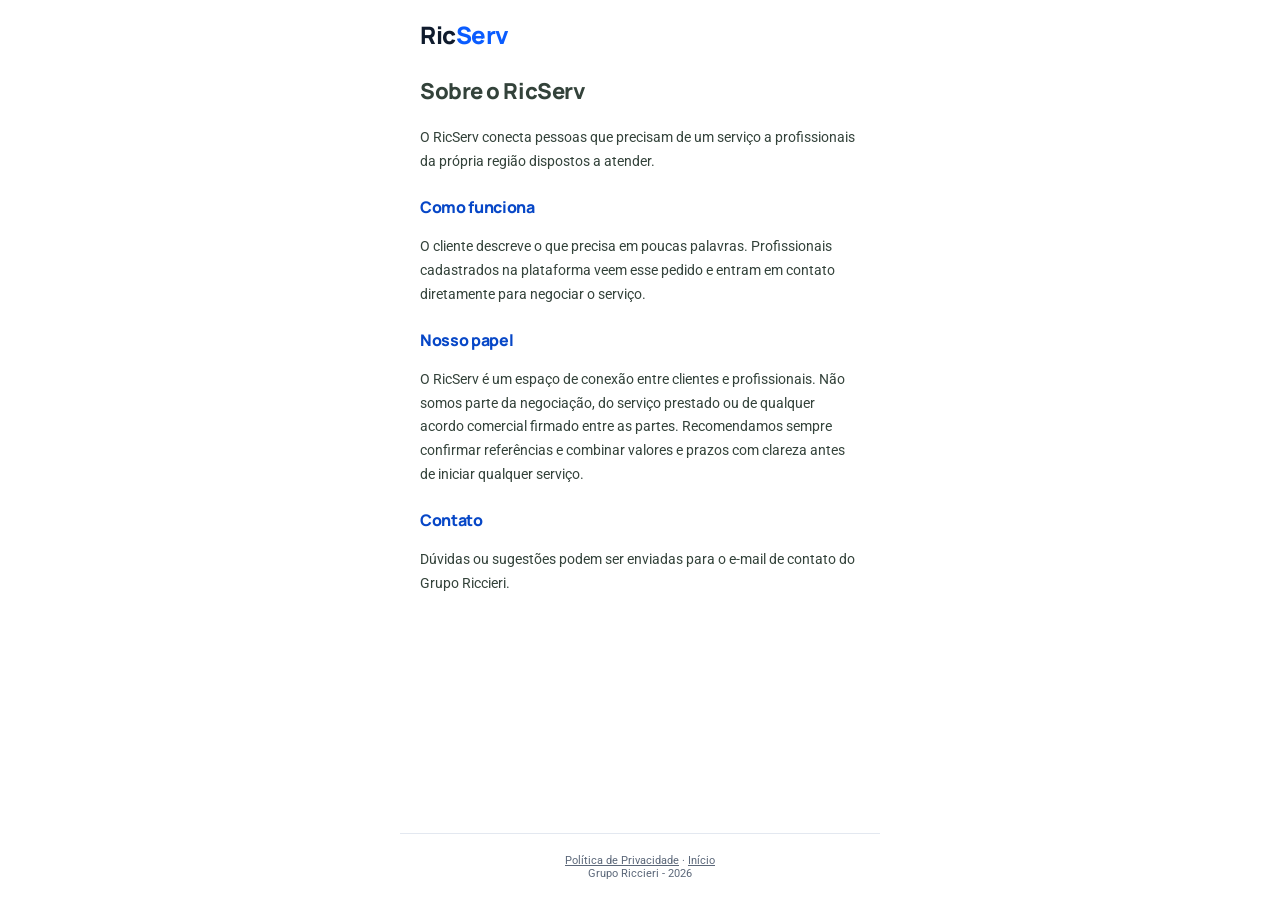
<file: sobre.html>
<!DOCTYPE html>
<html lang="pt-BR">
<head>
<meta charset="UTF-8">
<meta name="viewport" content="width=device-width, initial-scale=1.0">
<title>Sobre — RicServ</title>
<link rel="stylesheet" href="ricserv-styles.css">
<!-- Google AdSense: depois de ter sua conta aprovada, remova os comentarios e coloque seu ID de editor -->
<link rel="manifest" href="/manifest.json">
<meta name="theme-color" content="#FF4405">
</head>
<body>
<div class="wrap">
  <div class="top">
    <a href="/index.html" class="brand">Ric<span>Serv</span></a>
  </div>
  <section style="padding-top:4px; line-height:1.7; font-size:14px; color:#33423A;">
    <h1 style="font-size:22px; margin-bottom:16px;">Sobre o RicServ</h1>

    <p>O RicServ conecta pessoas que precisam de um serviço a profissionais da própria região dispostos a atender.</p>

    <h2 style="font-size:16px; color:var(--primary-dark); margin:20px 0 8px;">Como funciona</h2>
    <p>O cliente descreve o que precisa em poucas palavras. Profissionais cadastrados na plataforma veem esse pedido e entram em contato diretamente para negociar o serviço.</p>

    <h2 style="font-size:16px; color:var(--primary-dark); margin:20px 0 8px;">Nosso papel</h2>
    <p>O RicServ é um espaço de conexão entre clientes e profissionais. Não somos parte da negociação, do serviço prestado ou de qualquer acordo comercial firmado entre as partes. Recomendamos sempre confirmar referências e combinar valores e prazos com clareza antes de iniciar qualquer serviço.</p>

    <h2 style="font-size:16px; color:var(--primary-dark); margin:20px 0 8px;">Contato</h2>
    <p>Dúvidas ou sugestões podem ser enviadas para o e-mail de contato do Grupo Riccieri.</p>
  </section>
  <footer>
    <a href="/privacidade.html">Política de Privacidade</a> · <a href="/index.html">Início</a><br>
    Grupo Riccieri - 2026
  </footer>
</div>
<script>
  if ("serviceWorker" in navigator) {
    navigator.serviceWorker.register("/service-worker.js");
  }
</script>
</body>
</html>
</file>
<file: ricserv-styles.css>
/* RicServ — v3: visual direto, inspirado nas telas de cadastro do Severinos */
@import url('https://fonts.googleapis.com/css2?family=Manrope:wght@600;700;800&family=Roboto:wght@400;500;700&display=swap');

:root {
  --bg: #FFFFFF;
  --surface: #FFFFFF;
  --surface-alt: #F5F7FB;
  --ink: #0F1B2D;
  --muted: #5B6779;
  --line: #E3E8F0;
  --input: #F2F4F7;

  --navy: #0B1B36;
  --primary: #0A5CFF;
  --primary-dark: #0747C7;
  --gold: #FFD60A;

  --accent: #0A5CFF;
  --accent-bg: #EAF2FF;

  --purple: #4B1F91;
  --purple-bg: #EDE4FC;

  --confirm: #1FAA59;
  --confirm-bg: #DDF5E8;
  --warn-bg: #EAF2FF;
  --danger: #D93025;
  --danger-bg: #FDECEA;
}

* { box-sizing: border-box; }

body {
  margin: 0;
  background: var(--bg);
  color: var(--ink);
  font-family: 'Roboto', sans-serif;
  font-size: 16px;
  -webkit-font-smoothing: antialiased;
}

.wrap { max-width: 480px; margin: 0 auto; min-height: 100vh; display: flex; flex-direction: column; }

h1, h2, h3, .brand {
  font-family: 'Manrope', sans-serif;
  font-weight: 800;
  letter-spacing: -0.02em;
  margin: 0;
}

a { color: inherit; }

/* Header */
.top {
  display: flex;
  align-items: center;
  justify-content: space-between;
  padding: 18px 20px;
}
.brand {
  font-size: 24px;
  color: var(--ink);
  text-decoration: none;
}
.brand span { color: var(--primary); }
.top nav { display: flex; gap: 10px; }

.btn {
  display: inline-block;
  padding: 14px 20px;
  border-radius: 16px;
  font-weight: 700;
  font-size: 16px;
  text-decoration: none;
  border: none;
  cursor: pointer;
  font-family: 'Roboto', sans-serif;
}
.btn-primary { background: var(--primary); color: #fff; }
.btn-primary:active { background: var(--primary-dark); }
.btn-primary:disabled { opacity: 0.6; }
.btn-ghost { background: transparent; color: var(--ink); border: 1.5px solid var(--line); }
.btn-block { width: 100%; text-align: center; }

/* Hero (navy sólido, sem gradiente) */
.hero-wrap {
  background: var(--navy);
  position: relative;
  overflow: hidden;
  padding-bottom: 40px;
}
.hero-wrap .top { padding: 16px 20px; }
.hero-wrap .brand { color: #fff; }
.hero-wrap .brand span { color: var(--gold); }
.hero-wrap .btn-primary {
  background: var(--gold);
  color: var(--navy);
}
.hero-wrap .menu-icon {
  background: transparent;
  border: none;
  color: #fff;
  font-size: 22px;
  padding: 6px;
}

.hero {
  padding: 24px 20px 32px;
  background: var(--navy);
  color: #fff;
}
.hero h1 { font-size: 30px; line-height: 1.15; color: #fff; }
.hero h1 .highlight { color: var(--gold); }
.hero p.lede { color: rgba(255,255,255,0.8); font-size: 15px; line-height: 1.5; }

.hero-photo {
  margin: 16px 0 18px;
  border-radius: 18px;
  overflow: hidden;
  min-height: 180px;
  background: #13294D;
  display: flex;
  align-items: center;
  justify-content: center;
  color: rgba(255,255,255,0.35);
  font-size: 13px;
  text-align: center;
  padding: 20px;
  background-size: cover;
  background-position: center;
}

.search-box {
  background: var(--surface);
  border-radius: 18px;
  padding: 6px;
  display: flex;
  gap: 6px;
  box-shadow: 0 14px 34px -14px rgba(0,0,0,0.4);
}
.search-box textarea {
  flex: 1;
  border: none;
  resize: none;
  font-family: 'Roboto', sans-serif;
  font-size: 16px;
  padding: 10px 8px;
  min-height: 46px;
  background: transparent;
  color: var(--ink);
}
.search-box textarea:focus { outline: none; }
.search-box button { align-self: flex-end; margin: 4px; }

.chips { display: flex; flex-wrap: wrap; gap: 8px; margin-top: 14px; }

.wave-divider { display: none; }

/* Chips */
.chip {
  background: rgba(255,255,255,0.06);
  border: 1.5px solid rgba(255,214,10,0.7);
  padding: 8px 14px;
  border-radius: 999px;
  font-size: 14px;
  font-weight: 500;
  color: #fff;
  display: inline-flex;
  align-items: center;
  gap: 8px;
}
.chip .icon { color: var(--gold); font-size: 15px; }

/* Cards de destaque */
.feature-grid {
  display: grid;
  grid-template-columns: 1fr 1fr;
  gap: 12px;
  margin-top: 4px;
  padding: 0 20px;
  position: relative;
  z-index: 1;
}
.feature-card {
  position: relative;
  border-radius: 16px;
  overflow: hidden;
  padding: 18px 16px 20px;
  min-height: 168px;
  display: flex;
  flex-direction: column;
  justify-content: flex-end;
  color: #fff;
  text-decoration: none;
  background: var(--navy);
}
.feature-card .icon-top {
  position: absolute;
  top: 16px; left: 16px;
  font-size: 26px;
  color: var(--gold);
}
.feature-card h3 { font-size: 17px; color: #fff; margin-bottom: 4px; line-height: 1.2; }
.feature-card p { font-size: 13px; color: rgba(255,255,255,0.75); margin: 0; line-height: 1.4; }
.feature-card .arrow {
  position: absolute;
  bottom: 16px; right: 14px;
  color: var(--gold);
  font-size: 20px;
  font-weight: 700;
}

/* Selos de confiança */
.trust-row {
  display: flex;
  justify-content: space-around;
  align-items: flex-start;
  padding: 22px 12px 8px;
  position: relative;
  z-index: 1;
}
.trust-item {
  display: flex;
  flex-direction: column;
  align-items: center;
  gap: 6px;
  color: #fff;
  font-size: 12px;
  font-weight: 500;
  flex: 1;
  position: relative;
}
.trust-item .icon { font-size: 22px; color: var(--gold); }
.trust-item:not(:last-child)::after {
  content: '';
  position: absolute;
  right: 0; top: 4px;
  width: 1px; height: 34px;
  background: rgba(255,255,255,0.15);
}

/* Seções */
section { padding: 24px 20px; }
section.alt { background: var(--surface-alt); border-top: 1px solid var(--line); border-bottom: 1px solid var(--line); }

.steps { display: flex; flex-direction: column; gap: 16px; margin-top: 16px; }
.step { display: flex; gap: 14px; align-items: flex-start; }
.step-num {
  font-family: 'Manrope', sans-serif;
  font-weight: 800;
  font-size: 15px;
  color: #fff;
  background: var(--primary);
  width: 30px; height: 30px;
  border-radius: 50%;
  display: flex; align-items: center; justify-content: center;
  flex-shrink: 0;
}
.step p { margin: 2px 0 0; font-size: 15px; color: var(--muted); }
.step strong { font-size: 16px; }

.cta-pro {
  background: var(--navy);
  color: #fff;
  border-radius: 20px;
  padding: 24px 20px;
  margin: 8px 20px 0;
}
.cta-pro h2 { color: #fff; font-size: 22px; margin-bottom: 8px; }
.cta-pro p { color: rgba(255,255,255,0.75); font-size: 15px; margin: 0 0 16px; line-height: 1.5; }
.cta-pro .btn-primary { background: var(--gold); color: var(--navy); }

/* Cards */
.card {
  background: var(--surface);
  border: 1px solid var(--line);
  border-radius: 18px;
  padding: 18px;
  margin-bottom: 14px;
}
.card-title { font-weight: 700; font-size: 16px; margin-bottom: 4px; font-family: 'Manrope', sans-serif; }
.card-meta { color: var(--muted); font-size: 13px; margin-bottom: 8px; }
.card-desc { font-size: 15px; line-height: 1.5; margin-bottom: 12px; color: #33405A; }
.badge {
  display: inline-block;
  font-size: 12px;
  font-weight: 700;
  padding: 4px 12px;
  border-radius: 999px;
  background: var(--confirm-bg);
  color: var(--confirm);
}
.badge.warn { background: var(--danger-bg); color: var(--danger); }

/* Formulários */
.field { margin-bottom: 14px; }
.field label {
  display: block;
  font-size: 14px;
  font-weight: 500;
  color: var(--ink);
  margin-bottom: 6px;
}
.field input, .field select, .field textarea {
  width: 100%;
  padding: 14px 16px;
  border: 1.5px solid transparent;
  border-radius: 14px;
  font-family: 'Roboto', sans-serif;
  font-size: 16px;
  background: var(--input);
  color: var(--ink);
}
.field textarea { resize: vertical; min-height: 90px; }
.field input:focus, .field select:focus, .field textarea:focus {
  outline: none;
  border-color: var(--primary);
  background: #fff;
}

.role-toggle { display: flex; gap: 10px; margin-bottom: 18px; }
.role-toggle label {
  flex: 1;
  border: 1.5px solid var(--line);
  border-radius: 14px;
  padding: 12px;
  text-align: center;
  font-size: 13px;
  font-weight: 500;
  color: var(--muted);
  cursor: pointer;
}
.role-toggle input { display: none; }
.role-toggle label:has(input:checked) {
  border-color: var(--primary);
  background: var(--accent-bg);
  color: var(--primary);
}

.msg { font-size: 14px; padding: 12px 14px; border-radius: 14px; margin-bottom: 14px; }
.msg.error { background: var(--danger-bg); color: var(--danger); }
.msg.ok { background: var(--confirm-bg); color: var(--confirm); }

.tabs { display: flex; border-bottom: 1px solid var(--line); margin-bottom: 18px; }
.tab {
  flex: 1;
  text-align: center;
  padding: 12px 0;
  font-size: 14px;
  font-weight: 700;
  color: var(--muted);
  border-bottom: 3px solid transparent;
}
.tab.active { color: var(--ink); border-color: var(--primary); }

.ad-slot {
  margin: 8px 20px;
  padding: 14px;
  text-align: center;
  background: var(--surface-alt);
  border: 1px dashed var(--line);
  border-radius: 14px;
  color: var(--muted);
  font-size: 11px;
}

.empty-state {
  text-align: center;
  padding: 40px 20px;
  color: var(--muted);
  font-size: 14px;
}

footer {
  margin-top: auto;
  padding: 20px;
  text-align: center;
  color: var(--muted);
  font-size: 11px;
  border-top: 1px solid var(--line);
}
footer a { color: var(--muted); }

/* Categorias */
.cat-block { margin-bottom: 22px; }
.cat-block:last-child { margin-bottom: 0; }
.cat-block h3 {
  font-size: 13px;
  font-weight: 700;
  color: var(--muted);
  text-transform: uppercase;
  letter-spacing: 0.04em;
  margin-bottom: 10px;
  font-family: 'Roboto', sans-serif;
}
.cat-grid { display: grid; grid-template-columns: 1fr 1fr; gap: 10px; }
.cat-tile {
  background: var(--surface);
  border: 1px solid var(--line);
  border-radius: 16px;
  padding: 14px;
  display: flex;
  align-items: center;
  gap: 10px;
  font-size: 15px;
  font-weight: 500;
  cursor: pointer;
  text-align: left;
  width: 100%;
  color: var(--ink);
  font-family: 'Roboto', sans-serif;
}
.cat-tile:active { border-color: var(--primary); background: var(--accent-bg); }
.cat-tile .emoji {
  font-size: 20px;
  width: 38px; height: 38px;
  display: flex; align-items: center; justify-content: center;
  border-radius: 12px;
  background: var(--accent-bg);
}
.cat-tile:nth-child(4n+1) .emoji { background: var(--accent-bg); }
.cat-tile:nth-child(4n+2) .emoji { background: var(--gold-bg, #FFF6CC); }
.cat-tile:nth-child(4n+3) .emoji { background: var(--confirm-bg); }
.cat-tile:nth-child(4n+4) .emoji { background: var(--purple-bg); }

/* Depoimentos */
.testi { display: flex; flex-direction: column; gap: 14px; margin-top: 16px; }
.testi-card {
  background: var(--surface);
  border: 1px solid var(--line);
  border-radius: 18px;
  padding: 16px;
}
.testi-stars { color: var(--gold); font-size: 14px; margin-bottom: 8px; letter-spacing: 2px; }
.testi-text { font-size: 15px; line-height: 1.5; color: #33405A; margin-bottom: 10px; }
.testi-autor { font-size: 13px; font-weight: 700; color: var(--muted); }

/* FAQ */
.faq { margin-top: 16px; }
.faq details {
  border-bottom: 1px solid var(--line);
  padding: 14px 0;
}
.faq details:first-child { border-top: 1px solid var(--line); }
.faq summary {
  font-weight: 700;
  font-size: 15px;
  cursor: pointer;
  list-style: none;
  display: flex;
  justify-content: space-between;
  align-items: center;
}
.faq summary::-webkit-details-marker { display: none; }
.faq summary::after { content: '+'; font-size: 20px; color: var(--primary); font-weight: 400; }
.faq details[open] summary::after { content: '–'; }
.faq p { margin: 10px 0 0; font-size: 14px; color: var(--muted); line-height: 1.5; }
</file>
